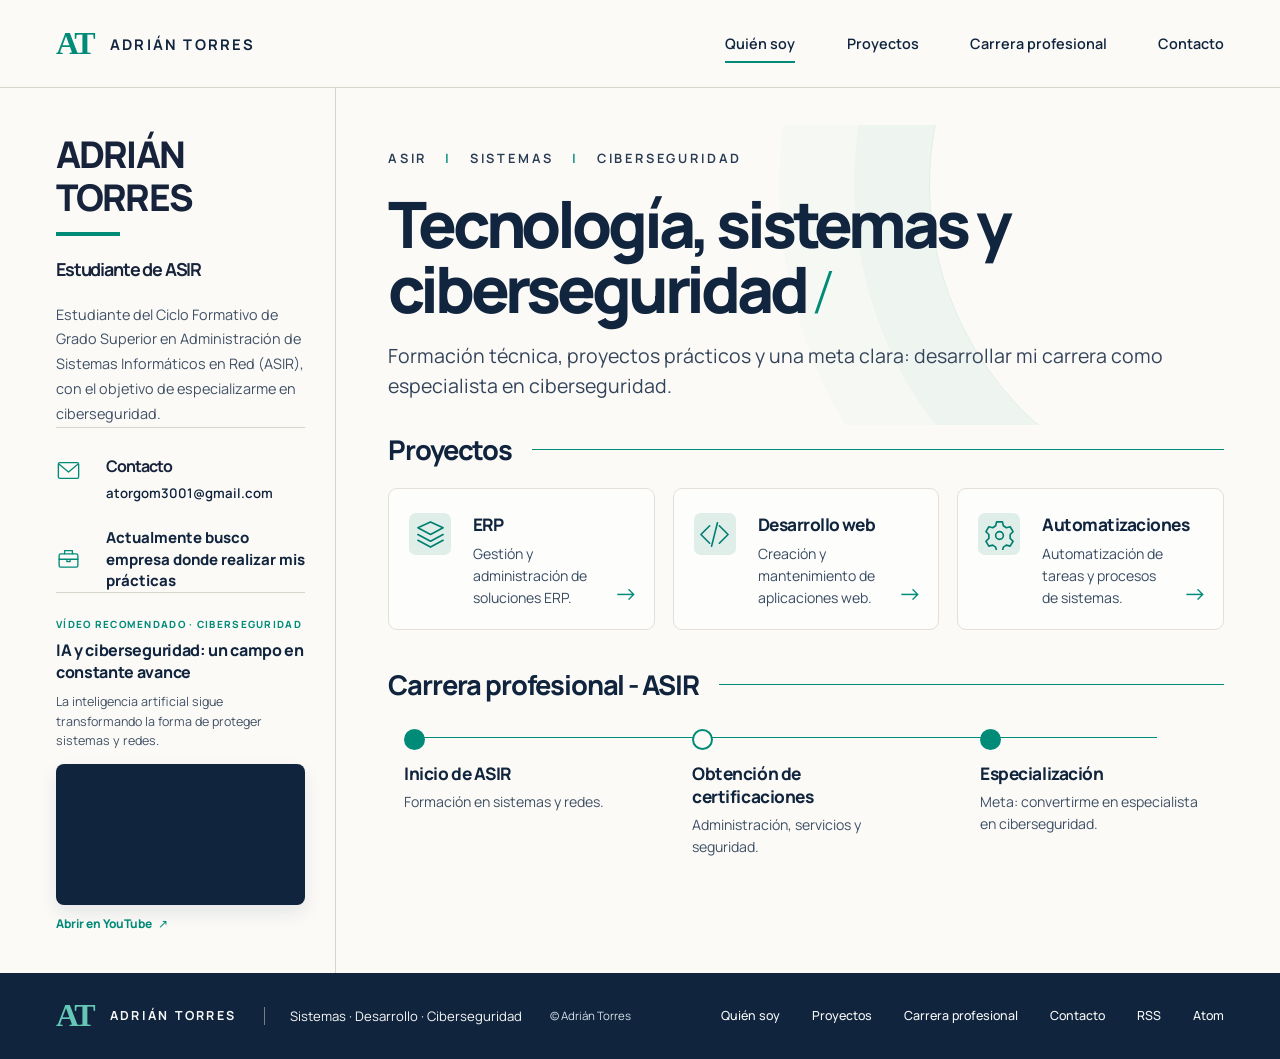
<file: index.html>
<!doctype html>
<html lang="es">
  <head>
    <meta charset="utf-8">
    <meta name="viewport" content="width=device-width, initial-scale=1">
    <meta name="theme-color" content="#fbfaf7">
    <meta name="description" content="Portfolio de Adrián Torres, estudiante de ASIR con el objetivo de especializarse en ciberseguridad.">
    <meta property="og:type" content="website">
    <meta property="og:title" content="Adrián Torres — Sistemas y ciberseguridad">
    <meta property="og:description" content="Portfolio, proyectos y carrera profesional de Adrián Torres.">
    <title>Adrián Torres — Sistemas y ciberseguridad</title>
    <link rel="icon" href="assets/favicon.svg" type="image/svg+xml">
    <link rel="alternate" type="application/rss+xml" title="Portfolio de Adrián Torres (RSS)" href="rss.xml">
    <link rel="alternate" type="application/atom+xml" title="Portfolio de Adrián Torres (Atom)" href="atom.xml">
    <link rel="preconnect" href="https://fonts.googleapis.com">
    <link rel="preconnect" href="https://fonts.gstatic.com" crossorigin>
    <link href="https://fonts.googleapis.com/css2?family=Manrope:wght@400;500;600;700;800&display=swap" rel="stylesheet">
    <link rel="stylesheet" href="css/styles.css">
    <link rel="stylesheet" href="css/v1-4.css">
  </head>
  <body class="portfolio-v14">
    <a class="skip-link" href="#contenido">Saltar al contenido</a>
    <header class="v14-topbar" id="inicio">
      <div class="v14-topbar-inner">
        <a class="v14-brand" href="#inicio" aria-label="Adrián Torres, inicio"><span class="v14-brand-mark">AT</span><span>ADRIÁN TORRES</span></a>
        <details class="v14-menu">
          <summary aria-label="Abrir menú">Menú <span aria-hidden="true">☰</span></summary>
          <nav class="v14-nav" aria-label="Navegación principal">
            <a href="#perfil">Quién soy</a>
            <a href="#proyectos">Proyectos</a>
            <a href="#trayectoria">Carrera profesional</a>
            <a href="#contacto">Contacto</a>
          </nav>
        </details>
        <nav class="v14-nav v14-nav-desktop" aria-label="Navegación principal">
          <a href="#perfil">Quién soy</a>
          <a href="#proyectos">Proyectos</a>
          <a href="#trayectoria">Carrera profesional</a>
          <a href="#contacto">Contacto</a>
        </nav>
      </div>
    </header>

    <div class="v14-layout">
      <aside class="v14-sidebar" aria-label="Perfil y contacto">
        <section class="v14-sidebar-profile" id="perfil">
          <h1>ADRIÁN<br>TORRES</h1>
          <span class="v14-accent-line" aria-hidden="true"></span>
          <h2>Estudiante de ASIR</h2>
          <p>Estudiante del Ciclo Formativo de Grado Superior en Administración de Sistemas Informáticos en Red (ASIR), con el objetivo de especializarme en ciberseguridad.</p>
        </section>
        <section class="v14-sidebar-contact" id="contacto" aria-label="Contacto y disponibilidad">
          <div class="v14-contact-row">
            <span class="v14-line-icon" aria-hidden="true"><svg viewBox="0 0 32 32"><rect x="3" y="6" width="26" height="20" rx="2"/><path d="m4 8 12 10L28 8"/></svg></span>
            <div><h2>Contacto</h2><a href="mailto:atorgom3001@gmail.com">atorgom3001@gmail.com</a></div>
          </div>
          <div class="v14-contact-row v14-availability">
            <span class="v14-line-icon" aria-hidden="true"><svg viewBox="0 0 32 32"><rect x="4" y="10" width="24" height="17" rx="2"/><path d="M11 10V6h10v4M4 17h24M14 17v3h4v-3"/></svg></span>
            <p>Actualmente busco empresa donde realizar mis prácticas</p>
          </div>
        </section>
        <section class="v14-sidebar-video" id="video-ia" aria-labelledby="v14-sidebar-video-title">
          <p class="v14-sidebar-video-kicker">Vídeo recomendado · Ciberseguridad</p>
          <h2 id="v14-sidebar-video-title">IA y ciberseguridad: un campo en constante avance</h2>
          <p>La inteligencia artificial sigue transformando la forma de proteger sistemas y redes.</p>
          <div class="v14-video-frame">
            <iframe
              src="https://www.youtube-nocookie.com/embed/Z67dvIGbYhg"
              title="Vídeo sobre inteligencia artificial y ciberseguridad"
              loading="lazy"
              referrerpolicy="strict-origin-when-cross-origin"
              allow="accelerometer; autoplay; clipboard-write; encrypted-media; gyroscope; picture-in-picture; web-share"
              allowfullscreen></iframe>
          </div>
          <a class="v14-video-link" href="https://youtu.be/Z67dvIGbYhg" target="_blank" rel="noopener noreferrer">
            Abrir en YouTube <span aria-hidden="true">↗</span>
          </a>
        </section>
      </aside>

      <main class="v14-main" id="contenido">
        <section class="v14-hero" aria-labelledby="hero-title">
          <p class="v14-kicker">ASIR <span>|</span> SISTEMAS <span>|</span> CIBERSEGURIDAD</p>
          <h2 id="hero-title">Tecnología, sistemas y<br>ciberseguridad <span>/</span></h2>
          <p class="v14-hero-copy">Formación técnica, proyectos prácticos y una meta clara: desarrollar mi carrera como especialista en ciberseguridad.</p>
        </section>

        <section class="v14-projects" id="proyectos" aria-labelledby="projects-title">
          <div class="v14-section-heading"><h2 id="projects-title">Proyectos</h2><span aria-hidden="true"></span></div>
          <div class="v14-project-grid">
            <article class="v14-project-card">
              <span class="v14-project-icon" aria-hidden="true"><svg viewBox="0 0 32 32"><path d="m3 9 13-6 13 6-13 7L3 9Z M3 16l13 7 13-7M3 22l13 7 13-7"/></svg></span>
              <div><h3>ERP</h3><p>Gestión y administración de soluciones ERP.</p></div>
              <span class="v14-arrow" aria-hidden="true">→</span>
            </article>
            <article class="v14-project-card">
              <span class="v14-project-icon v14-code-icon" aria-hidden="true"><svg viewBox="0 0 32 32"><path d="m11 7-9 9 9 9M21 7l9 9-9 9M19 4l-6 24"/></svg></span>
              <div><h3>Desarrollo web</h3><p>Creación y mantenimiento de aplicaciones web.</p></div>
              <span class="v14-arrow" aria-hidden="true">→</span>
            </article>
            <article class="v14-project-card">
              <span class="v14-project-icon v14-gear-icon" aria-hidden="true"><svg viewBox="0 0 32 32"><path d="M13 3h6l1 4 3 2 4-1 3 5-3 3v4l3 3-3 5-4-1-3 2-1 4h-6l-1-4-3-2-4 1-3-5 3-3v-4l-3-3 3-5 4 1 3-2 1-4Z"/><circle cx="16" cy="17" r="4"/></svg></span>
              <div><h3>Automatizaciones</h3><p>Automatización de tareas y procesos de sistemas.</p></div>
              <span class="v14-arrow" aria-hidden="true">→</span>
            </article>
          </div>
        </section>

        <section class="v14-career" id="trayectoria" aria-labelledby="career-title">
          <div class="v14-section-heading"><h2 id="career-title">Carrera profesional - ASIR</h2><span aria-hidden="true"></span></div>
          <div class="v14-timeline">
            <article class="v14-milestone">
              <span class="v14-node" aria-hidden="true"></span>
              <h3>Inicio de ASIR</h3>
              <p>Formación en sistemas y redes.</p>
            </article>
            <article class="v14-milestone">
              <span class="v14-node v14-node-open" aria-hidden="true"></span>
              <h3>Obtención de certificaciones</h3>
              <p>Administración, servicios y seguridad.</p>
            </article>
            <article class="v14-milestone">
              <span class="v14-node" aria-hidden="true"></span>
              <h3>Especialización</h3>
              <p>Meta: convertirme en especialista en ciberseguridad.</p>
            </article>
          </div>
        </section>
      </main>
    </div>

    <footer class="v14-footer">
      <div class="v14-footer-inner">
        <a class="v14-footer-brand" href="#inicio"><span class="v14-brand-mark">AT</span><span>ADRIÁN TORRES</span></a>
        <span class="v14-footer-summary">Sistemas · Desarrollo · Ciberseguridad</span>
        <span class="v14-footer-copyright">© Adrián Torres</span>
        <nav aria-label="Navegación y suscripciones de pie de página">
          <a href="#perfil">Quién soy</a><a href="#proyectos">Proyectos</a><a href="#trayectoria">Carrera profesional</a><a href="#contacto">Contacto</a>
          <a href="rss.xml">RSS</a><a href="atom.xml">Atom</a>
        </nav>
      </div>
    </footer>
  </body>
</html>
</file>
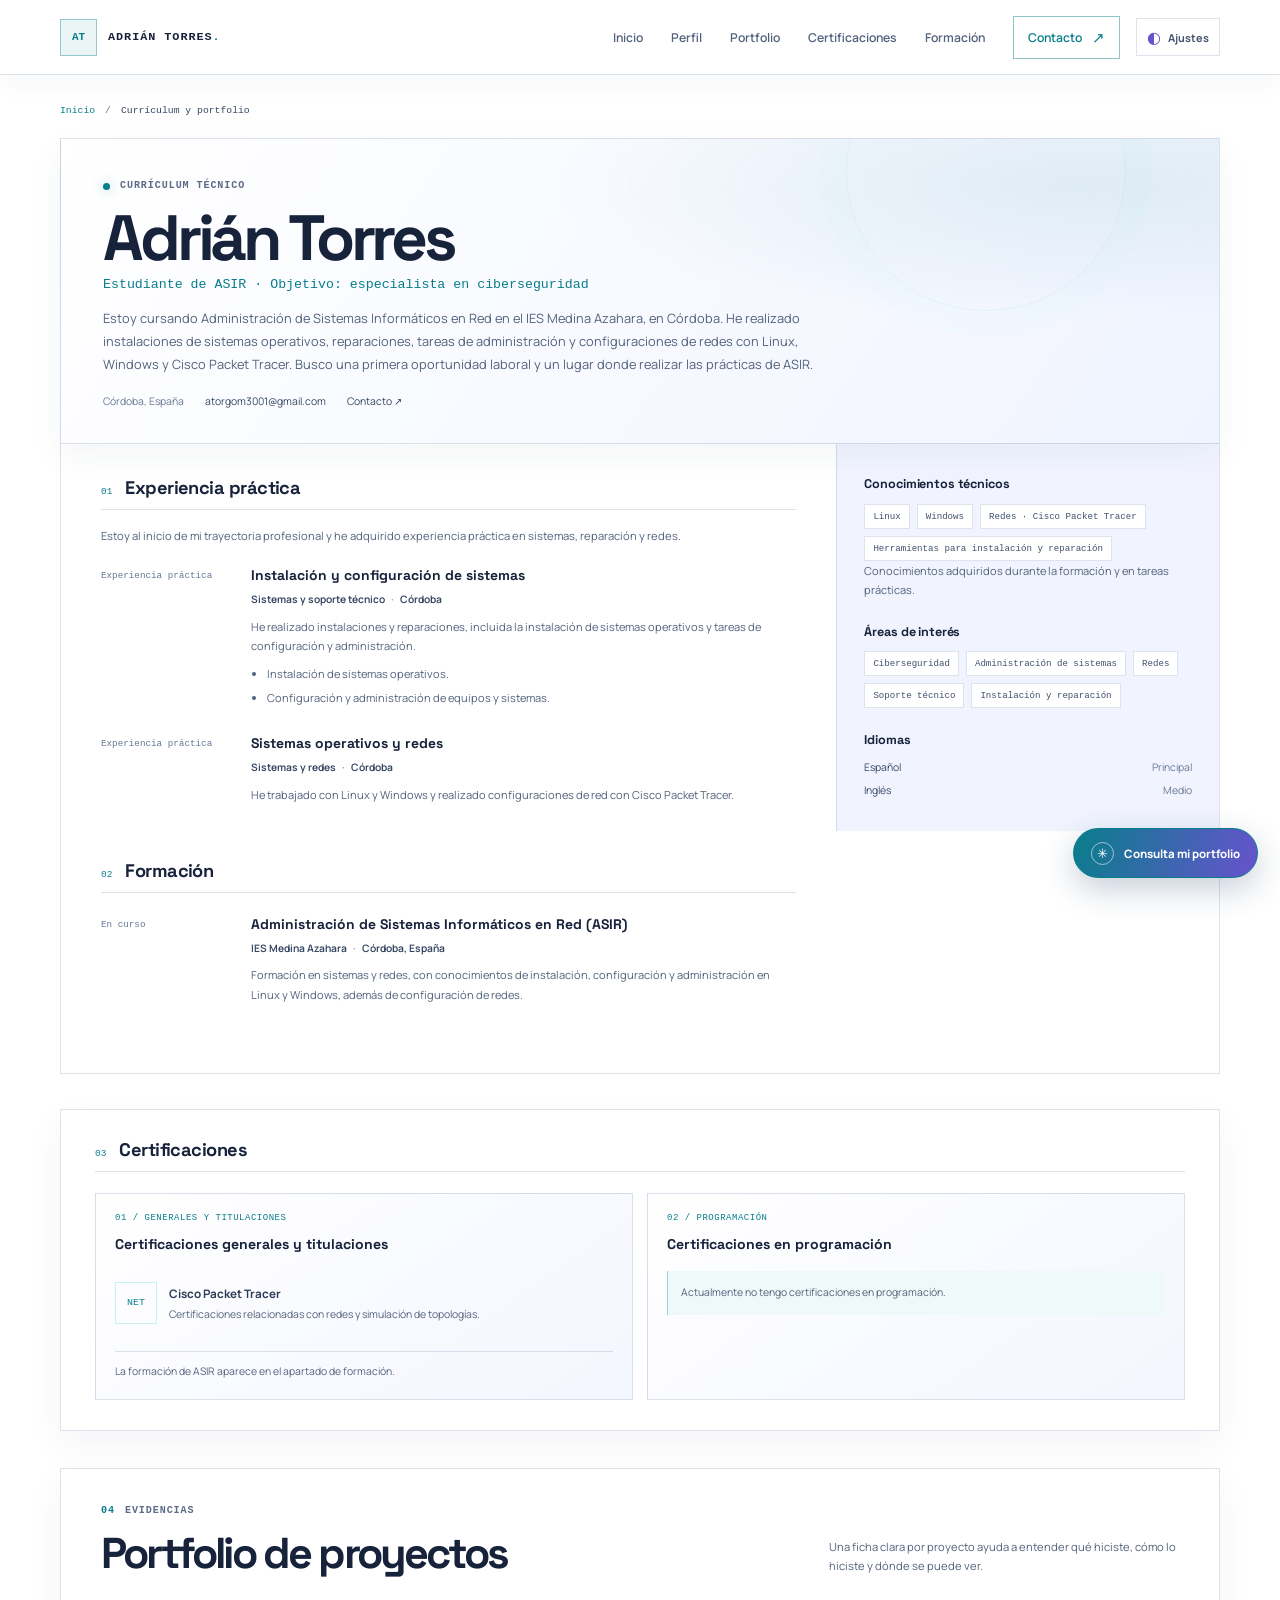
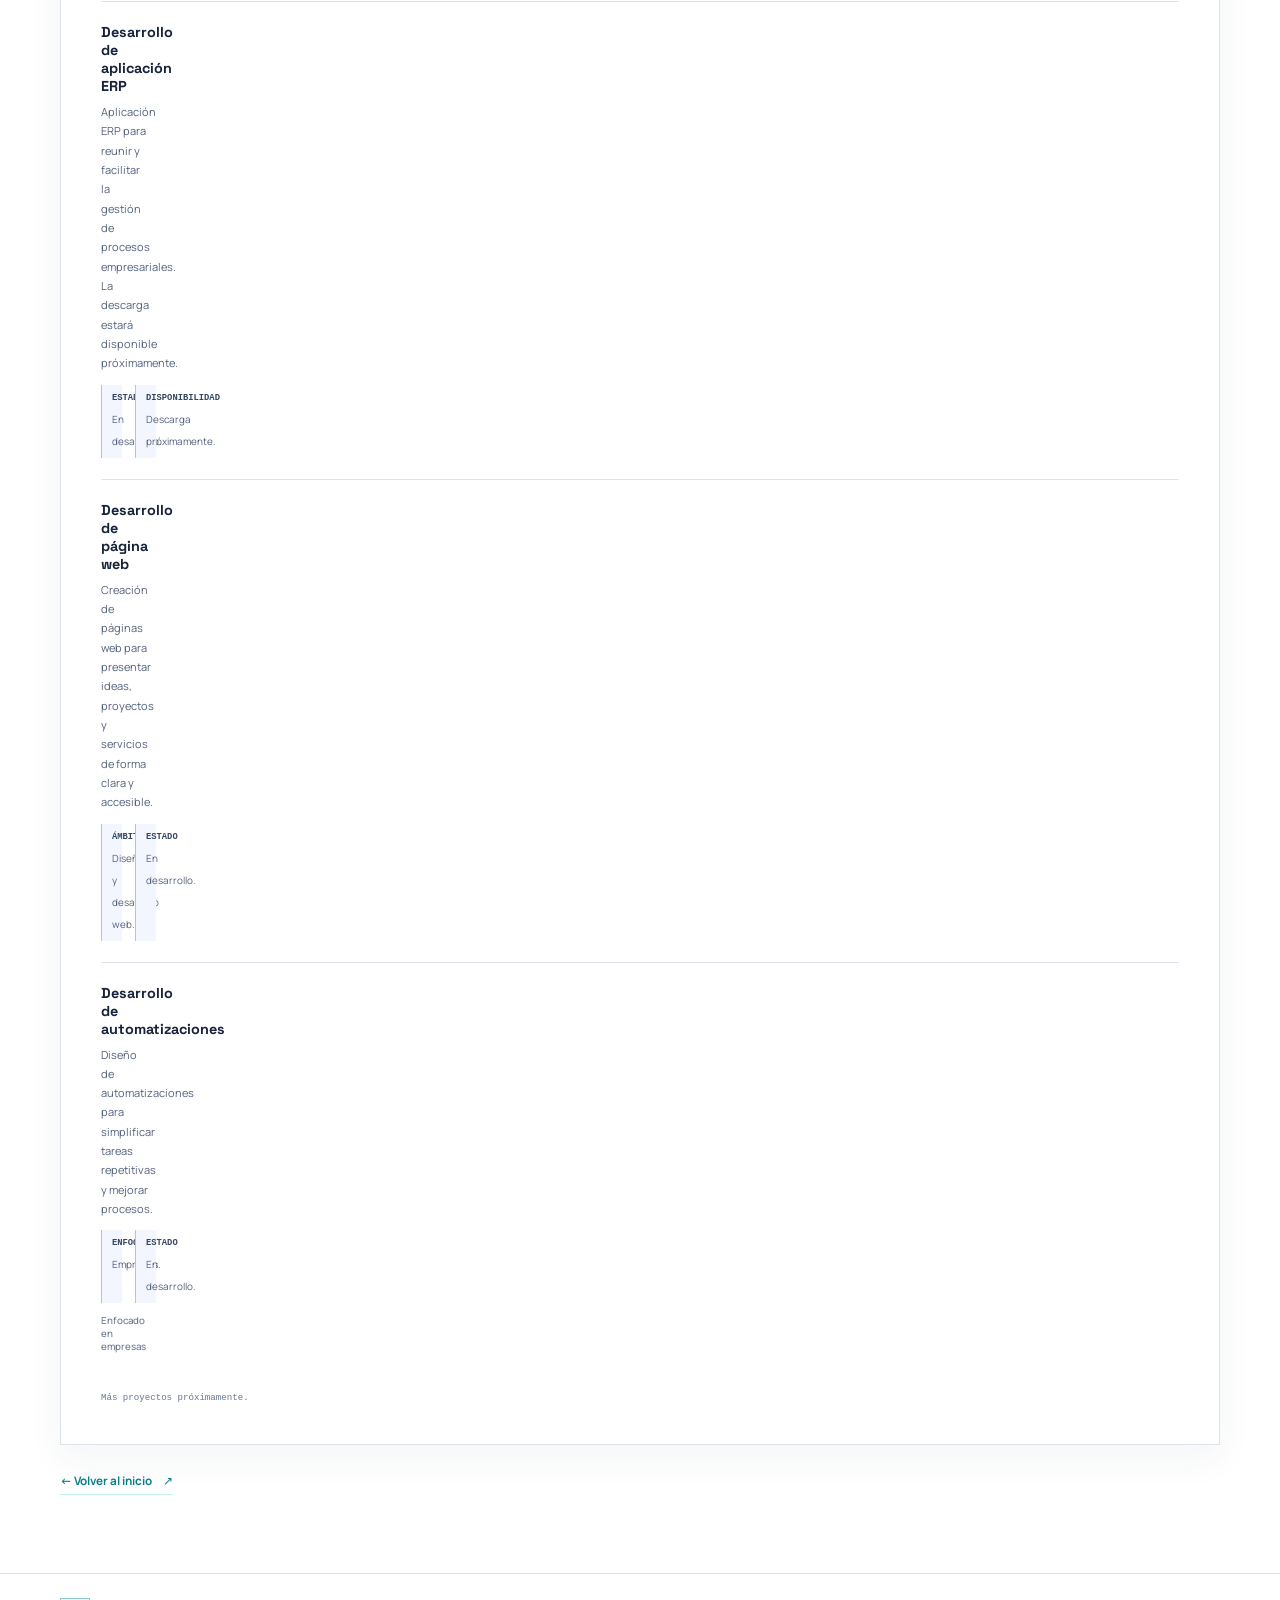
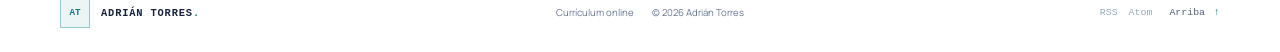
<file: curriculum.html>
<!doctype html>
<html lang="es">
  <head>
    <meta charset="utf-8">
    <meta name="viewport" content="width=device-width, initial-scale=1">
    <meta name="theme-color" content="#f5f7ff">
    <script>
      try {
        const savedTheme = localStorage.getItem("portfolio-theme");
        const savedLanguage = localStorage.getItem("portfolio-language");
        const savedMotion = localStorage.getItem("portfolio-motion");
        document.documentElement.dataset.theme = savedTheme === "dark" ? "dark" : "light";
        document.documentElement.dataset.animations = savedMotion === "off" ? "off" : "on";
        document.documentElement.lang = savedLanguage === "en" ? "en" : "es";
      } catch (_) {
        document.documentElement.dataset.theme = "light";
        document.documentElement.dataset.animations = "on";
      }
    </script>
    <meta name="description" content="Currículum y portfolio técnico de Adrián Torres, estudiante de ASIR interesado en ciberseguridad.">
    <meta property="og:type" content="website">
    <meta property="og:title" content="Adrián Torres — Currículum y proyectos">
    <meta property="og:description" content="Formación, conocimientos y proyectos técnicos de Adrián Torres.">
    <title>Adrián Torres — Currículum y proyectos</title>
    <link rel="icon" href="assets/favicon.svg" type="image/svg+xml">
    <link rel="preconnect" href="https://fonts.googleapis.com">
    <link rel="preconnect" href="https://fonts.gstatic.com" crossorigin>
    <link href="https://fonts.googleapis.com/css2?family=Manrope:wght@400;500;600;700;800&family=Space+Grotesk:wght@400;500;600;700&display=swap" rel="stylesheet">
    <link rel="stylesheet" href="css/styles.css">
    <link rel="alternate" type="application/rss+xml" title="Portfolio de Adrián Torres (RSS)" href="rss.xml">
    <link rel="alternate" type="application/atom+xml" title="Portfolio de Adrián Torres (Atom)" href="atom.xml">
    <script src="js/main.js" defer></script>
  </head>

  <body class="cv-page">
    <a class="skip-link" href="#contenido">Saltar al contenido</a>

    <header class="site-header" id="inicio">
      <div class="container nav-shell">
        <a class="brand" href="index.html" aria-label="Adrián Torres, volver al inicio">
          <span class="brand-mark" aria-hidden="true">AT</span>
          <span class="brand-name">ADRIÁN TORRES<span class="brand-period">.</span></span>
        </a>
        <button class="menu-toggle" type="button" aria-expanded="false" aria-controls="primary-navigation">
          <span class="menu-toggle-label">Menú</span>
          <span class="menu-icon" aria-hidden="true"><span></span><span></span></span>
        </button>
        <nav class="nav-links" id="primary-navigation" aria-label="Navegación principal">
          <a href="index.html">Inicio</a>
          <a href="index.html#perfil">Perfil</a>
          <a href="#portfolio">Portfolio</a>
          <a href="#certificaciones">Certificaciones</a>
          <a href="#formacion">Formación</a>
          <a href="index.html#contacto" class="nav-cta">Contacto <span aria-hidden="true">↗</span></a>
          <details class="preferences">
            <summary><span class="preferences-symbol" aria-hidden="true">◐</span><span>Ajustes</span></summary>
            <div class="preferences-panel">
              <fieldset class="preference-group">
                <legend>Idioma</legend>
                <div class="preference-options"><button type="button" data-language-choice="es" aria-pressed="true">ES</button><button type="button" data-language-choice="en" aria-pressed="false">EN</button></div>
              </fieldset>
              <fieldset class="preference-group">
                <legend>Aspecto</legend>
                <div class="preference-options"><button type="button" data-theme-choice="light" aria-pressed="true">Claro</button><button type="button" data-theme-choice="dark" aria-pressed="false">Oscuro</button></div>
              </fieldset>
              <fieldset class="preference-group">
                <legend>Movimiento</legend>
                <button class="motion-toggle" type="button" data-motion-toggle aria-pressed="true"><span class="motion-indicator" aria-hidden="true"></span><span data-motion-label>Animaciones: activadas</span></button>
              </fieldset>
            </div>
          </details>
        </nav>
      </div>
    </header>

    <main id="contenido" class="cv-main">
      <div class="container">
        <nav class="breadcrumbs" aria-label="Ruta de navegación">
          <a href="index.html">Inicio</a><span aria-hidden="true">/</span><span aria-current="page">Currículum y portfolio</span>
        </nav>

        <header class="cv-heading">
          <p class="eyebrow"><span class="status-dot" aria-hidden="true"></span> CURRÍCULUM TÉCNICO</p>
          <h1>Adrián Torres</h1>
          <p class="cv-role">Estudiante de ASIR <span aria-hidden="true">·</span> Objetivo: especialista en ciberseguridad</p>
          <p class="cv-summary">
            Estoy cursando Administración de Sistemas Informáticos en Red en el IES Medina Azahara, en Córdoba.
            He realizado instalaciones de sistemas operativos, reparaciones, tareas de administración y configuraciones de redes con Linux,
            Windows y Cisco Packet Tracer. Busco una primera oportunidad laboral y un lugar donde realizar las prácticas de ASIR.
          </p>
          <div class="cv-contact-row">
            <span>Córdoba, España</span>
            <a href="mailto:atorgom3001@gmail.com">atorgom3001@gmail.com</a>
            <a href="index.html#contacto">Contacto <span aria-hidden="true">↗</span></a>
          </div>
        </header>

        <div class="cv-layout">
          <div class="cv-primary-column">
            <section class="cv-section" aria-labelledby="cv-experience-title">
              <div class="cv-section-heading"><span class="cv-section-number">01</span><h2 id="cv-experience-title">Experiencia práctica</h2></div>
              <p class="cv-section-intro">Estoy al inicio de mi trayectoria profesional y he adquirido experiencia práctica en sistemas, reparación y redes.</p>
              <div class="cv-timeline">
                <article class="cv-entry">
                  <div class="cv-entry-date">Experiencia práctica</div>
                  <div class="cv-entry-body">
                    <h3>Instalación y configuración de sistemas</h3>
                    <p class="cv-entry-org">Sistemas y soporte técnico <span>·</span> Córdoba</p>
                    <p>He realizado instalaciones y reparaciones, incluida la instalación de sistemas operativos y tareas de configuración y administración.</p>
                    <ul><li>Instalación de sistemas operativos.</li><li>Configuración y administración de equipos y sistemas.</li></ul>
                  </div>
                </article>
                <article class="cv-entry">
                  <div class="cv-entry-date">Experiencia práctica</div>
                  <div class="cv-entry-body">
                    <h3>Sistemas operativos y redes</h3>
                    <p class="cv-entry-org">Sistemas y redes <span>·</span> Córdoba</p>
                    <p>He trabajado con Linux y Windows y realizado configuraciones de red con Cisco Packet Tracer.</p>
                  </div>
                </article>
              </div>
            </section>

            <section class="cv-section" id="formacion" aria-labelledby="cv-education-title">
              <div class="cv-section-heading"><span class="cv-section-number">02</span><h2 id="cv-education-title">Formación</h2></div>
              <div class="cv-timeline">
                <article class="cv-entry">
                  <div class="cv-entry-date">En curso</div>
                  <div class="cv-entry-body">
                    <h3>Administración de Sistemas Informáticos en Red (ASIR)</h3>
                    <p class="cv-entry-org">IES Medina Azahara <span>·</span> Córdoba, España</p>
                    <p>Formación en sistemas y redes, con conocimientos de instalación, configuración y administración en Linux y Windows, además de configuración de redes.</p>
                  </div>
                </article>
              </div>
            </section>
          </div>

          <aside class="cv-sidebar" aria-label="Barra lateral de conocimientos y áreas de interés">
            <section class="cv-side-section" aria-labelledby="cv-skills-title">
              <h2 id="cv-skills-title">Conocimientos técnicos</h2>
              <ul class="cv-skill-list">
                <li>Linux</li>
                <li>Windows</li>
                <li>Redes · Cisco Packet Tracer</li>
                <li>Herramientas para instalación y reparación</li>
              </ul>
              <p class="cv-side-hint">Conocimientos adquiridos durante la formación y en tareas prácticas.</p>
            </section>
            <section class="cv-side-section" aria-labelledby="cv-interest-title">
              <h2 id="cv-interest-title">Áreas de interés</h2>
              <ul class="cv-skill-list">
                <li>Ciberseguridad</li>
                <li>Administración de sistemas</li>
                <li>Redes</li>
                <li>Soporte técnico</li>
                <li>Instalación y reparación</li>
              </ul>
            </section>
            <section class="cv-side-section" aria-labelledby="cv-languages-title">
              <h2 id="cv-languages-title">Idiomas</h2>
              <ul class="cv-language-list">
                <li><span>Español</span><span>Principal</span></li>
                <li><span>Inglés</span><span>Medio</span></li>
              </ul>
            </section>
          </aside>
        </div>

        <section class="certifications-section" id="certificaciones" aria-labelledby="certifications-title">
          <div class="cv-section-heading"><span class="cv-section-number">03</span><h2 id="certifications-title">Certificaciones</h2></div>
          <div class="certification-grid">
            <article class="certification-card">
              <p class="certification-category">01 / GENERALES Y TITULACIONES</p>
              <h3>Certificaciones generales y titulaciones</h3>
              <div class="certification-item">
                <span class="certification-mark" aria-hidden="true">NET</span>
                <div><h4>Cisco Packet Tracer</h4><p>Certificaciones relacionadas con redes y simulación de topologías.</p></div>
              </div>
              <p class="certification-note">La formación de ASIR aparece en el apartado de formación.</p>
            </article>
            <article class="certification-card">
              <p class="certification-category">02 / PROGRAMACIÓN</p>
              <h3>Certificaciones en programación</h3>
              <p class="certification-empty">Actualmente no tengo certificaciones en programación.</p>
            </article>
          </div>
        </section>

        <section class="portfolio-template" id="portfolio" aria-labelledby="portfolio-title">
          <div class="portfolio-template-heading">
            <div><p class="eyebrow"><span class="section-index">04</span> EVIDENCIAS</p><h2 id="portfolio-title">Portfolio de proyectos</h2></div>
            <p>Una ficha clara por proyecto ayuda a entender qué hiciste, cómo lo hiciste y dónde se puede ver.</p>
          </div>

          <article class="case-study">
            <div class="case-body">
              <h3>Desarrollo de aplicación ERP</h3>
              <p>Aplicación ERP para reunir y facilitar la gestión de procesos empresariales. La descarga estará disponible próximamente.</p>
              <div class="case-fields"><div class="case-field"><strong>Estado</strong><span>En desarrollo.</span></div><div class="case-field"><strong>Disponibilidad</strong><span>Descarga próximamente.</span></div></div>
            </div>
          </article>
          <article class="case-study">
            <div class="case-body">
              <h3>Desarrollo de página web</h3>
              <p>Creación de páginas web para presentar ideas, proyectos y servicios de forma clara y accesible.</p>
              <div class="case-fields"><div class="case-field"><strong>Ámbito</strong><span>Diseño y desarrollo web.</span></div><div class="case-field"><strong>Estado</strong><span>En desarrollo.</span></div></div>
            </div>
          </article>
          <article class="case-study">
            <div class="case-body">
              <h3>Desarrollo de automatizaciones</h3>
              <p>Diseño de automatizaciones para simplificar tareas repetitivas y mejorar procesos.</p>
              <div class="case-fields"><div class="case-field"><strong>Enfoque</strong><span>Empresas.</span></div><div class="case-field"><strong>Estado</strong><span>En desarrollo.</span></div></div>
              <div class="case-links"><span>Enfocado en empresas</span></div>
            </div>
          </article>
          <p class="case-template-note">Más proyectos próximamente.</p>
        </section>

        <div class="cv-bottom-link"><a class="inline-link" href="index.html">← Volver al inicio <span aria-hidden="true">↗</span></a></div>
      </div>
    </main>

    <footer class="site-footer">
      <div class="container footer-inner">
        <a class="brand footer-brand" href="index.html"><span class="brand-mark" aria-hidden="true">AT</span><span class="brand-name">ADRIÁN TORRES<span class="brand-period">.</span></span></a>
        <p><span>Currículum online</span><span>© <span id="current-year"></span> Adrián Torres</span></p>
        <div class="footer-actions">
          <nav class="footer-feeds" aria-label="Suscripciones RSS y Atom">
            <a href="rss.xml">RSS</a><a href="atom.xml">Atom</a>
          </nav>
          <a class="back-top" href="#inicio">Arriba <span aria-hidden="true">↑</span></a>
        </div>
      </div>
    </footer>

    <div class="assistant-widget" data-assistant-widget>
      <button class="assistant-launcher" type="button" data-assistant-open aria-expanded="false" aria-controls="assistant-panel">
        <span class="assistant-launcher-icon" aria-hidden="true">✳</span><span>Consulta mi portfolio</span>
      </button>
      <section class="assistant-panel" id="assistant-panel" data-assistant-panel aria-labelledby="assistant-title" hidden>
        <header class="assistant-header">
          <div><p class="assistant-overline"><span class="assistant-faq-dot" aria-hidden="true"></span> Respuestas del portfolio</p><h2 id="assistant-title">¿Qué quieres saber de Adrián?</h2></div>
          <button class="assistant-close" type="button" data-assistant-close aria-label="Cerrar asistente">×</button>
        </header>
        <p class="assistant-scope">Respuestas fijas sobre Adrián y la información publicada en este portfolio.</p>
        <div class="assistant-suggestions" data-assistant-suggestions aria-label="Preguntas frecuentes">
          <button type="button" data-assistant-question-es="¿Qué conocimientos tiene Adrián?" data-assistant-question-en="What skills does Adrián have?">¿Qué conocimientos tiene?</button>
          <button type="button" data-assistant-question-es="¿Qué oportunidades busca Adrián?" data-assistant-question-en="What opportunities is Adrián looking for?">¿Qué oportunidades busca?</button>
          <button type="button" data-assistant-question-es="¿Qué proyectos aparecen en el portfolio?" data-assistant-question-en="What projects are in the portfolio?">¿Qué proyectos aparecen?</button>
        </div>
        <div class="assistant-messages" data-assistant-messages role="log" aria-live="polite" aria-relevant="additions">
          <p class="assistant-welcome">Hola. Elige una pregunta o escribe un tema. Las respuestas se basan en la información publicada en este portfolio.</p>
        </div>
        <form class="assistant-form" data-assistant-form>
          <label class="sr-only" for="assistant-question">Escribe una pregunta sobre Adrián</label>
          <input id="assistant-question" name="question" type="text" maxlength="500" placeholder="Pregunta por formación, proyectos, conocimientos…" autocomplete="off" required>
          <button type="submit" aria-label="Enviar pregunta">Enviar <span aria-hidden="true">↑</span></button>
        </form>
        <p class="assistant-privacy">Respuestas predefinidas · Tu pregunta no se envía a ningún servicio externo.</p>
      </section>
    </div>
  </body>
</html>
</file>
<file: css/styles.css>
@charset "UTF-8";

:root {
  color-scheme: light;
  font-family: "Manrope", Inter, "Segoe UI", Roboto, Helvetica, Arial, sans-serif;
  font-synthesis: none;
  text-rendering: optimizeLegibility;
  --bg: #f5f7ff;
  --bg-raised: #ffffff;
  --panel: #ffffff;
  --panel-soft: #edf1ff;
  --ink: #17223b;
  --text: #45536e;
  --muted: #687794;
  --line: rgb(52 75 125 / 16%);
  --cyan: #087e8b;
  --blue: #6852ce;
  --content: 1160px;
  --mono: "SFMono-Regular", Consolas, "Liberation Mono", monospace;
}

*, *::before, *::after { box-sizing: border-box; }
html { scroll-behavior: smooth; scroll-padding-top: 88px; }
body { min-width: 320px; margin: 0; overflow-x: hidden; background: radial-gradient(ellipse at 12% 4%, rgb(105 88 170 / 8%), transparent 30%), var(--bg); color: var(--ink); }
body, button, a { -webkit-tap-highlight-color: transparent; }
::selection { background: rgb(119 224 199 / 30%); color: #fff; }
img { display: block; max-width: 100%; }
a { color: inherit; }
button { font: inherit; }

.container { width: min(var(--content), calc(100% - 64px)); margin-inline: auto; }
.skip-link { position: fixed; z-index: 30; top: 12px; left: 12px; transform: translateY(-160%); padding: 11px 15px; border: 1px solid var(--cyan); background: var(--bg); color: var(--ink); font-weight: 700; }
.skip-link:focus { transform: translateY(0); }
:focus-visible { outline: 3px solid var(--cyan); outline-offset: 4px; }

.site-header { position: sticky; z-index: 10; top: 0; border-bottom: 1px solid var(--line); background: rgb(8 12 24 / 92%); backdrop-filter: blur(16px); }
.nav-shell { min-height: 74px; display: flex; align-items: center; justify-content: space-between; gap: 28px; }
.brand { display: inline-flex; align-items: center; gap: 11px; text-decoration: none; }
.brand-mark { width: 37px; height: 37px; display: grid; place-items: center; border: 1px solid rgb(119 224 199 / 45%); background: rgb(119 224 199 / 7%); color: var(--cyan); font-family: var(--mono); font-size: .68rem; font-weight: 700; }
.brand-name { color: var(--ink); font-family: var(--mono); font-size: .74rem; font-weight: 700; letter-spacing: .08em; }
.brand-period { color: var(--cyan); }
.nav-links { display: flex; align-items: center; gap: 28px; }
.nav-links a { color: #9db0c1; font-size: .76rem; font-weight: 600; text-decoration: none; transition: color .16s ease; }
.nav-links a:hover, .nav-links a[aria-current="page"] { color: var(--cyan); }
.nav-links .nav-cta { display: inline-flex; align-items: center; gap: 10px; padding: 10px 14px; border: 1px solid rgb(119 224 199 / 45%); color: var(--cyan); }
.nav-links .nav-cta:hover { background: rgb(119 224 199 / 10%); }
.nav-cta span { font-size: .95rem; }
.menu-toggle { display: none; }

.hero { position: relative; overflow: hidden; padding: 76px 0 0; background: radial-gradient(ellipse at 77% 42%, rgb(105 88 170 / 17%), transparent 39%), var(--bg); isolation: isolate; }
.hero::before { position: absolute; z-index: -1; inset: 0; background-image: linear-gradient(rgb(165 177 205 / 5%) 1px, transparent 1px), linear-gradient(90deg, rgb(165 177 205 / 5%) 1px, transparent 1px); background-size: 48px 48px; mask-image: linear-gradient(to bottom, #000 0%, transparent 92%); content: ""; }
.hero-grid { min-height: 505px; display: grid; grid-template-columns: minmax(0, 1.08fr) minmax(360px, .92fr); align-items: center; gap: clamp(44px, 7vw, 90px); }
.hero-copy { position: relative; z-index: 1; padding-bottom: 42px; }
.eyebrow { display: flex; align-items: center; flex-wrap: wrap; gap: 10px; margin: 0 0 21px; color: #94a9bb; font-family: var(--mono); font-size: .63rem; font-weight: 600; letter-spacing: .09em; line-height: 1.6; text-transform: uppercase; }
.status-dot { width: 7px; height: 7px; flex: 0 0 auto; border-radius: 50%; background: var(--cyan); box-shadow: 0 0 12px rgb(119 224 199 / 65%); animation: status-pulse 2.8s ease-in-out infinite; }
.eyebrow-divider { color: #60798d; }
.section-index { color: var(--cyan); }
h1, h2, h3, p { margin-top: 0; }
h1 { max-width: 750px; margin-bottom: 22px; color: var(--ink); font-family: "Space Grotesk", "Manrope", sans-serif; font-size: clamp(3.25rem, 6.3vw, 5.8rem); font-weight: 700; letter-spacing: -.065em; line-height: 1.02; animation: heading-enter .85s cubic-bezier(.2, .75, .25, 1) both; }
h2, h3 { font-family: "Space Grotesk", "Manrope", sans-serif; font-weight: 700; }
.highlight { color: var(--cyan); background: linear-gradient(100deg, var(--cyan), #b6aaff 48%, var(--cyan)); background-size: 220% auto; -webkit-background-clip: text; background-clip: text; -webkit-text-fill-color: transparent; font-weight: 700; animation: text-glide 6s ease-in-out infinite; }
.hero-intro { max-width: 610px; margin-bottom: 26px; color: #b5bfd1; font-size: .95rem; line-height: 1.82; animation: heading-enter .85s .14s cubic-bezier(.2, .75, .25, 1) both; }
.hero-intro strong { color: var(--ink); font-weight: 750; }
.hero-actions { display: flex; align-items: center; flex-wrap: wrap; gap: 11px; animation: heading-enter .85s .26s cubic-bezier(.2, .75, .25, 1) both; }
.button { min-height: 46px; display: inline-flex; align-items: center; justify-content: center; gap: 13px; padding: 0 17px; border: 1px solid transparent; font-size: .73rem; font-weight: 700; text-decoration: none; transition: transform .16s ease, background .16s ease, border-color .16s ease, color .16s ease; }
.button:hover { transform: translateY(-2px); }
.button-primary { border-color: var(--cyan); background: var(--cyan); color: #07141d; }
.button-primary:hover { background: #a4f7f7; }
.button-primary span, .button-outline span { font-size: .94rem; }
.button-outline { border-color: rgb(144 174 198 / 35%); color: var(--ink); }
.button-outline:hover { border-color: var(--cyan); color: var(--cyan); }
.hero-note { margin: 18px 0 0; color: #8298aa; font-family: var(--mono); font-size: .65rem; line-height: 1.7; }
.hero-note span { margin-right: 8px; color: var(--cyan); }

.hero-visual { position: relative; min-height: 420px; display: grid; place-items: center; perspective: 1000px; }
.visual-grid { position: absolute; inset: 8% 0; background: radial-gradient(circle, rgb(119 224 199 / 42%) 1px, transparent 1.5px); background-size: 19px 19px; opacity: .25; mask-image: radial-gradient(ellipse, #000 0, transparent 66%); }
.scan-line { position: absolute; z-index: 2; top: 17%; left: 15%; width: 70%; height: 1px; background: linear-gradient(90deg, transparent, var(--cyan), transparent); opacity: .55; box-shadow: 0 0 14px var(--cyan); animation: scan 6s ease-in-out infinite alternate; }
.terminal-card { position: relative; z-index: 1; width: min(430px, 100%); border: 1px solid rgb(119 224 199 / 32%); background: rgb(15 22 41 / 94%); box-shadow: 0 0 0 8px rgb(119 224 199 / 3%), 0 26px 90px rgb(0 0 0 / 32%), 0 0 55px rgb(105 88 170 / 14%); transform: rotateY(-5deg) rotateX(2deg); animation: terminal-float 7s ease-in-out infinite; }
.terminal-topbar { min-height: 43px; display: flex; align-items: center; justify-content: space-between; gap: 12px; padding: 0 14px; border-bottom: 1px solid var(--line); color: #8da4b7; font-family: var(--mono); font-size: .61rem; }
.terminal-lights { display: flex; gap: 5px; }
.terminal-lights i { width: 6px; height: 6px; display: block; border: 1px solid #6b8295; border-radius: 50%; }
.terminal-lights i:first-child { border-color: var(--cyan); background: var(--cyan); box-shadow: 0 0 7px rgb(119 224 199 / 65%); }
.terminal-lock { color: #688095; font-size: .5rem; }
.terminal-body { padding: 23px 25px 19px; font-family: var(--mono); }
.terminal-body > p { margin-bottom: 9px; color: #91a8bb; font-size: .72rem; }
.terminal-prompt { padding-right: 9px; color: var(--cyan); }
.terminal-body .terminal-value { margin: 0 0 18px 17px; color: #e3edf5; font-size: .83rem; }
.terminal-comment { color: #71899c; font-size: .68rem; }
.cursor { width: 7px; height: 15px; display: inline-block; margin-left: 5px; vertical-align: -2px; background: var(--cyan); animation: blink 1.1s steps(2, start) infinite; }
.terminal-divider { height: 1px; margin: 20px 0 14px; background: linear-gradient(90deg, rgb(119 224 199 / 30%), transparent); }
.terminal-status { display: flex; align-items: center; gap: 9px; color: #8ba2b5; font-size: .57rem; letter-spacing: .04em; }
.terminal-status .status-dot { width: 6px; height: 6px; }
.terminal-version { margin-left: auto; color: #5c7386; }
.visual-coordinate { position: absolute; right: 1%; bottom: 12%; color: #6f879a; font-family: var(--mono); font-size: .57rem; letter-spacing: .05em; }
.visual-orbit { position: absolute; width: 330px; height: 330px; border: 1px solid rgb(119 224 199 / 13%); border-radius: 50%; transform: rotate(-25deg) scaleY(.44); }
.orbit-a { width: 440px; height: 440px; transform: rotate(35deg) scaleY(.38); }
.orbit-b { border-color: rgb(169 156 246 / 18%); transform: rotate(74deg) scaleY(.51); }
.hero-bottom { min-height: 69px; display: flex; align-items: center; flex-wrap: wrap; gap: 10px 18px; margin-top: 16px; border-top: 1px solid var(--line); color: #94a8ba; font-size: .66rem; font-weight: 600; }
.hero-bottom-label { margin-right: 7px; color: #637a8e; font-family: var(--mono); font-size: .59rem; letter-spacing: .08em; text-transform: uppercase; }
.separator { color: var(--cyan); font-family: var(--mono); font-size: .68rem; }

.section { position: relative; padding-block: 94px; border-top: 1px solid var(--line); }
.section-about, .section-experience { background: #081521; }
.section-work, .section-skills { background: #091725; }
.section-heading { margin-bottom: 42px; }
.section-heading .eyebrow { margin-bottom: 16px; }
h2 { margin-bottom: 0; color: var(--ink); font-size: clamp(2.35rem, 4.6vw, 4rem); font-weight: 700; letter-spacing: -.065em; line-height: 1.08; }
.muted-heading { color: #aab4ca; font-weight: 600; }
.about-grid { display: grid; grid-template-columns: 1fr .9fr; align-items: start; gap: clamp(45px, 8vw, 115px); }
.section-about .about-grid { grid-template-columns: 1fr; }
.about-text { max-width: 555px; padding-top: 2px; }
.about-text p { color: #9db0c0; font-size: .85rem; line-height: 1.85; }
.about-text .lead-copy { margin-bottom: 16px; color: #c4d1dc; font-size: 1.04rem; line-height: 1.72; }
.lead-copy strong { color: var(--ink); font-weight: 750; }
.about-note { padding: 12px 14px; border-left: 2px solid var(--cyan); background: rgb(119 224 199 / 5%); font-size: .76rem !important; }
.about-note span { padding-right: 8px; color: var(--cyan); font-family: var(--mono); }
.inline-link { display: inline-flex; align-items: center; gap: 11px; margin-top: 8px; padding-bottom: 5px; border-bottom: 1px solid rgb(119 224 199 / 42%); color: var(--cyan); font-size: .73rem; font-weight: 700; text-decoration: none; }
.inline-link span { transition: transform .16s ease; }
.inline-link:hover span { transform: translateX(4px); }
.values-card { padding: 25px 26px 9px; border: 1px solid var(--line); background: linear-gradient(145deg, rgb(16 38 58 / 86%), rgb(10 26 41 / 86%)); }
.card-overline { margin-bottom: 18px; color: #8399ad; font-family: var(--mono); font-size: .6rem; font-weight: 650; letter-spacing: .09em; text-transform: uppercase; }
.card-overline span { padding-right: 8px; color: var(--cyan); }
.value-row { display: grid; grid-template-columns: 35px 1fr; gap: 13px; padding: 15px 0; border-top: 1px solid var(--line); }
.value-number { padding-top: 3px; color: var(--cyan); font-family: var(--mono); font-size: .62rem; }
.value-row h3 { margin-bottom: 5px; color: var(--ink); font-size: .86rem; }
.value-row p { margin: 0; color: #91a5b7; font-size: .72rem; line-height: 1.65; }

.heading-inline { display: flex; align-items: end; justify-content: space-between; gap: 30px; }
.heading-aside { max-width: 360px; margin: 0 0 4px; color: #94a8ba; font-size: .78rem; line-height: 1.75; }
.project-grid { display: grid; grid-template-columns: repeat(3, minmax(0, 1fr)); gap: 14px; }
.project-card { min-height: 390px; display: flex; flex-direction: column; padding: 21px 20px 19px; border: 1px solid var(--line); background: linear-gradient(155deg, rgb(20 30 52 / 95%), rgb(10 17 32 / 97%)); transition: transform .18s ease, border-color .18s ease, box-shadow .18s ease; animation: rise-in .72s cubic-bezier(.2, .75, .25, 1) both; }
.project-card:nth-child(2) { animation-delay: .12s; }
.project-card:nth-child(3) { animation-delay: .24s; }
.project-card:hover { transform: translateY(-4px); border-color: rgb(119 224 199 / 43%); box-shadow: 0 15px 42px rgb(0 0 0 / 18%), 0 0 30px rgb(119 224 199 / 5%); }
.project-card-top { display: flex; justify-content: space-between; gap: 10px; margin-bottom: 19px; color: #71889c; font-family: var(--mono); font-size: .55rem; letter-spacing: .05em; }
.project-state { color: #a9c9d7; }
.project-icon { width: 58px; height: 58px; display: grid; place-items: center; margin-bottom: 19px; border: 1px solid rgb(119 224 199 / 29%); background: linear-gradient(145deg, rgb(119 224 199 / 13%), rgb(169 156 246 / 5%)); color: var(--cyan); font-family: var(--mono); font-size: 1.05rem; }
.icon-network { color: var(--blue); border-color: rgb(169 156 246 / 32%); background: linear-gradient(145deg, rgb(169 156 246 / 15%), rgb(119 224 199 / 5%)); }
.icon-code { color: #b3c4ff; border-color: rgb(179 196 255 / 30%); background: linear-gradient(145deg, rgb(179 196 255 / 13%), rgb(119 224 199 / 5%)); }
.project-type { margin-bottom: 8px; color: #859bad; font-family: var(--mono); font-size: .57rem; line-height: 1.6; }
.project-content h3, .project-card h3 { margin-bottom: 8px; color: var(--ink); font-size: 1.08rem; font-weight: 680; letter-spacing: -.035em; }
.project-description { margin-bottom: 17px; color: #9cafbf; font-size: .73rem; line-height: 1.75; }
.project-details { display: grid; gap: 9px; margin-top: auto; padding: 13px 0; border-top: 1px solid var(--line); border-bottom: 1px solid var(--line); }
.project-details p { display: grid; grid-template-columns: 76px 1fr; gap: 8px; margin: 0; font-size: .61rem; line-height: 1.5; }
.project-details strong { color: #a9bbca; font-weight: 650; }
.project-details span { color: #7f95a8; }
.project-link { display: inline-flex; align-items: center; gap: 8px; margin-top: 14px; color: var(--cyan); font-size: .65rem; font-weight: 700; text-decoration: none; }
.project-link:hover { color: #b1fcff; }
.project-link span { font-size: .85rem; }
.section-footnote { margin: 15px 0 0; color: #758b9e; font-family: var(--mono); font-size: .59rem; line-height: 1.7; }
.section-footnote span { margin-right: 6px; color: var(--cyan); }

.experience-grid { display: grid; grid-template-columns: .76fr 1.24fr; gap: clamp(44px, 8vw, 115px); }
.experience-intro h2 { margin-bottom: 19px; }
.experience-intro > p:not(.eyebrow) { max-width: 370px; margin-bottom: 21px; color: #9eb1c0; font-size: .8rem; line-height: 1.8; }
.timeline { border-top: 1px solid var(--line); }
.timeline-item { display: grid; grid-template-columns: 138px 1fr; gap: 21px; padding: 22px 0 24px; border-bottom: 1px solid var(--line); }
.timeline-date { padding-top: 3px; color: var(--cyan); font-family: var(--mono); font-size: .58rem; font-weight: 650; line-height: 1.65; }
.timeline-item h3 { margin-bottom: 6px; color: var(--ink); font-size: .9rem; font-weight: 700; line-height: 1.45; }
.timeline-item p { margin-bottom: 0; color: #91a5b6; font-size: .7rem; line-height: 1.75; }
.timeline-item .timeline-org { margin-bottom: 9px; color: #b0bfcc; font-size: .66rem; font-weight: 650; }
.timeline-org span { padding-inline: 4px; color: #6f8799; }
.timeline-next .timeline-date { color: var(--blue); }
.basic-resume { grid-column: 1 / -1; margin-top: 24px; padding: clamp(22px, 4vw, 36px); border: 1px solid var(--line); background: linear-gradient(145deg, rgb(20 30 52 / 74%), rgb(10 17 32 / 88%)); }
.basic-resume > .eyebrow { margin-bottom: 10px; }
.basic-resume h3 { margin-bottom: 9px; color: var(--ink); font-size: 1rem; }
.basic-resume > p:not(.eyebrow) { max-width: 800px; margin-bottom: 8px; color: #9eb1c0; font-size: .76rem; line-height: 1.75; }
.basic-resume .full-resume-title { margin-top: 25px; }
.cv-drive-button { animation: cv-button-glow 2.2s ease-in-out infinite; }
.cv-drive-button[aria-disabled="true"] { cursor: default; }
.cv-drive-button:focus-visible { outline: 2px solid var(--cyan); outline-offset: 4px; }
.resume-link-note { margin: 10px 0 0 !important; color: #71889c !important; font-size: .62rem !important; }
.project-secondary { margin: 8px 0 0; color: #8298aa; font-size: .63rem; font-weight: 650; }

.skills-grid { display: grid; grid-template-columns: .9fr 1.1fr; gap: clamp(45px, 8vw, 115px); }
.skills-grid h2 { font-size: clamp(2.3rem, 4.2vw, 3.7rem); }
.skills-content { border-top: 1px solid var(--line); }
.skill-group { padding: 18px 0; border-bottom: 1px solid var(--line); }
.skill-group h3 { margin-bottom: 8px; color: var(--cyan); font-family: var(--mono); font-size: .65rem; font-weight: 650; }
.skill-group p { margin: 0; color: #9eb1c1; font-size: .75rem; line-height: 1.7; }

.contact-section { padding-block: 76px; border-top: 1px solid var(--line); background: #06101a; }
.contact-card { position: relative; overflow: hidden; padding: clamp(36px, 6vw, 66px); border: 1px solid rgb(119 224 199 / 27%); background: radial-gradient(ellipse at 100% 0, rgb(105 88 170 / 20%), transparent 50%), #0a1a29; isolation: isolate; }
.contact-card::after { position: absolute; z-index: -1; right: -90px; bottom: -210px; width: 430px; height: 430px; border: 1px solid rgb(119 224 199 / 14%); border-radius: 50%; box-shadow: 0 0 0 40px rgb(119 224 199 / 2%), 0 0 0 80px rgb(119 224 199 / 2%); content: ""; }
.contact-card .eyebrow { color: #91a7ba; }
.contact-card h2 { max-width: 740px; margin-bottom: 15px; font-size: clamp(2.8rem, 5.5vw, 4.8rem); }
.contact-card h2 span { color: var(--cyan); font-weight: 500; }
.contact-copy { max-width: 560px; margin-bottom: 24px; color: #a4b7c6; font-size: .82rem; line-height: 1.8; }
.contact-actions { display: flex; align-items: center; flex-wrap: wrap; gap: 14px 22px; }
.contact-secondary { color: #b8c7d2; font-size: .7rem; font-weight: 700; text-decoration: none; }
.contact-secondary:hover { color: var(--cyan); }
.contact-secondary span { margin-left: 7px; color: var(--cyan); }

.site-footer { border-top: 1px solid var(--line); background: #050d16; }
.footer-inner { min-height: 78px; display: flex; align-items: center; justify-content: space-between; gap: 20px; }
.footer-brand .brand-mark { width: 30px; height: 30px; font-size: .58rem; }
.footer-brand .brand-name { font-size: .65rem; }
.footer-inner > p { display: flex; flex-wrap: wrap; gap: 9px 18px; margin: 0; color: #73889a; font-size: .6rem; }
.footer-actions { display: flex; align-items: center; gap: 17px; }
.footer-feeds { display: flex; align-items: center; gap: 11px; }
.footer-feeds a { color: #94a9bb; font-family: var(--mono); font-size: .62rem; text-decoration: none; }
.footer-feeds a:hover { color: var(--cyan); }
.back-top { display: inline-flex; align-items: center; gap: 9px; color: #94a9bb; font-family: var(--mono); font-size: .62rem; text-decoration: none; }
.back-top:hover { color: var(--cyan); }
.back-top span { color: var(--cyan); }

/* Currículum y plantilla para documentar proyectos. */
.cv-page { background: #07111d; }
.cv-main { min-height: calc(100vh - 153px); padding-block: 30px 78px; }
.breadcrumbs { display: flex; align-items: center; gap: 10px; margin-bottom: 22px; color: #7f94a7; font-family: var(--mono); font-size: .61rem; }
.breadcrumbs a { color: var(--cyan); text-decoration: none; }
.breadcrumbs a:hover { text-decoration: underline; }
.breadcrumbs [aria-current="page"] { color: #b4c3d0; }
.cv-heading { position: relative; overflow: hidden; padding: 39px 42px 35px; border: 1px solid var(--line); background: radial-gradient(ellipse at 88% 15%, rgb(31 98 136 / 18%), transparent 37%), #0a1a29; }
.cv-heading::after { position: absolute; top: -108px; right: 8%; width: 280px; height: 280px; border: 1px solid rgb(119 224 199 / 14%); border-radius: 50%; box-shadow: 0 0 0 25px rgb(119 224 199 / 2%); content: ""; }
.cv-heading .eyebrow { margin-bottom: 12px; }
.cv-heading h1 { margin-bottom: 6px; font-size: clamp(2.6rem, 5vw, 4.1rem); }
.cv-role { margin-bottom: 15px; color: var(--cyan); font-family: var(--mono); font-size: .83rem; }
.cv-summary { position: relative; z-index: 1; max-width: 750px; margin-bottom: 18px; color: #a4b7c6; font-size: .8rem; line-height: 1.8; }
.cv-contact-row { position: relative; z-index: 1; display: flex; flex-wrap: wrap; gap: 9px 21px; color: #869bad; font-size: .65rem; }
.cv-contact-row a { color: #b4c5d2; text-decoration: none; }
.cv-contact-row a:hover { color: var(--cyan); }
.cv-layout { display: grid; grid-template-columns: minmax(0, 1.52fr) minmax(245px, .75fr); align-items: start; border: 1px solid var(--line); border-top: 0; background: #091725; }
.cv-primary-column { padding: 34px 40px 12px; }
.cv-section { margin-bottom: 35px; }
.cv-section-intro { margin: -5px 0 19px; color: #91a6b7; font-size: .7rem; line-height: 1.75; }
.cv-section-heading { display: flex; align-items: baseline; gap: 13px; margin-bottom: 21px; padding-bottom: 11px; border-bottom: 1px solid var(--line); }
.cv-section-number { color: var(--cyan); font-family: var(--mono); font-size: .59rem; }
.cv-section-heading h2 { font-size: 1.14rem; letter-spacing: -.03em; }
.cv-entry { display: grid; grid-template-columns: 130px 1fr; gap: 20px; padding-bottom: 22px; }
.cv-entry + .cv-entry { padding-top: 4px; }
.cv-entry-date { padding-top: 3px; color: #8da2b5; font-family: var(--mono); font-size: .58rem; line-height: 1.7; }
.cv-entry-body h3 { margin-bottom: 5px; color: var(--ink); font-size: .87rem; font-weight: 700; line-height: 1.5; }
.cv-entry-body p, .cv-entry-body li { color: #99adbd; font-size: .69rem; line-height: 1.75; }
.cv-entry-body p { margin-bottom: 8px; }
.cv-entry-body p:last-child { margin-bottom: 0; }
.cv-entry-body .cv-entry-org { margin-bottom: 8px; color: #b4c3ce; font-size: .64rem; font-weight: 650; }
.cv-entry-org span { padding-inline: 4px; color: #748a9d; }
.cv-entry-body ul { display: grid; gap: 4px; margin: 9px 0 0; padding-left: 16px; }
.cv-sidebar { padding: 34px 27px; border-left: 1px solid var(--line); background: #0b1b2a; }
.cv-side-section { margin-bottom: 26px; }
.cv-side-section:last-child { margin-bottom: 0; }
.cv-side-section h2 { margin-bottom: 12px; color: var(--ink); font-size: .79rem; letter-spacing: -.01em; }
.cv-skill-list { display: flex; flex-wrap: wrap; gap: 7px; margin: 0; padding: 0; list-style: none; }
.cv-skill-list li { padding: 6px 8px; border: 1px solid var(--line); background: rgb(16 38 58 / 55%); color: #a5b8c8; font-family: var(--mono); font-size: .57rem; }
.cv-language-list { display: grid; gap: 9px; margin: 0; padding: 0; list-style: none; }
.cv-language-list li { display: flex; justify-content: space-between; gap: 12px; color: #a5b8c8; font-size: .65rem; }
.cv-language-list li span:last-child { color: #7e95a8; }
.cv-side-section > p { margin: 0; color: #9db0c0; font-size: .69rem; line-height: 1.75; }
.cv-bottom-link { padding-top: 20px; }

.certifications-section { margin-top: 35px; padding: 30px 34px; border: 1px solid var(--line); background: #091725; }
.certification-grid { display: grid; grid-template-columns: repeat(2, minmax(0, 1fr)); gap: 14px; }
.certification-card { min-height: 190px; padding: 19px; border: 1px solid var(--line); background: rgb(16 38 58 / 42%); animation: rise-in .7s cubic-bezier(.2, .75, .25, 1) both; }
.certification-card:nth-child(2) { animation-delay: .16s; }
.certification-category { margin-bottom: 11px; color: var(--cyan); font-family: var(--mono); font-size: .56rem; letter-spacing: .06em; }
.certification-card h3 { margin-bottom: 16px; color: var(--ink); font-size: .88rem; line-height: 1.5; }
.certification-item { display: grid; grid-template-columns: 42px 1fr; align-items: center; gap: 12px; }
.certification-mark { display: grid; width: 42px; aspect-ratio: 1; place-items: center; border: 1px solid rgb(119 224 199 / 38%); color: var(--cyan); font-family: var(--mono); font-size: .62rem; }
.certification-item h4 { margin-bottom: 4px; color: #cbd8e1; font-size: .73rem; }
.certification-item p, .certification-note, .certification-empty { color: #8fa4b6; font-size: .65rem; line-height: 1.7; }
.certification-note { margin: 16px 0 0; padding-top: 11px; border-top: 1px solid var(--line); }
.certification-empty { margin: 0; padding: 13px; border-left: 1px solid rgb(119 224 199 / 38%); background: rgb(7 17 29 / 45%); }

.portfolio-template { margin-top: 37px; padding: 34px 40px 38px; border: 1px solid var(--line); background: #091725; }
.portfolio-template-heading { display: flex; align-items: end; justify-content: space-between; gap: 24px; margin-bottom: 24px; }
.portfolio-template-heading .eyebrow { margin-bottom: 11px; }
.portfolio-template-heading h2 { font-size: clamp(1.8rem, 3.5vw, 2.7rem); }
.portfolio-template-heading > p { max-width: 350px; margin-bottom: 2px; color: #8fa4b6; font-size: .7rem; line-height: 1.7; }
.case-study { display: grid; grid-template-columns: 48px 1fr; gap: 18px; padding: 21px 0; border-top: 1px solid var(--line); }
.case-number { color: var(--cyan); font-family: var(--mono); font-size: .62rem; }
.case-body h3 { margin-bottom: 7px; color: var(--ink); font-size: .9rem; }
.case-body > p { margin-bottom: 12px; color: #98adbd; font-size: .69rem; line-height: 1.75; }
.case-fields { display: grid; grid-template-columns: repeat(2, minmax(0, 1fr)); gap: 8px 20px; }
.case-field { padding: 8px 10px; border-left: 1px solid rgb(119 224 199 / 36%); background: rgb(16 38 58 / 44%); }
.case-field strong { display: block; margin-bottom: 3px; color: #b6c8d5; font-family: var(--mono); font-size: .55rem; font-weight: 650; text-transform: uppercase; }
.case-field span { color: #859bad; font-size: .62rem; line-height: 1.55; }
.case-links { display: flex; flex-wrap: wrap; gap: 13px 20px; margin-top: 11px; }
.case-links a, .case-links span { color: var(--cyan); font-size: .61rem; font-weight: 700; text-decoration: none; }
.case-links a:hover { text-decoration: underline; }
.case-links span { color: #758da1; font-weight: 500; }
.case-template-note { margin: 16px 0 0; color: #748b9e; font-family: var(--mono); font-size: .57rem; line-height: 1.65; }

@keyframes blink { to { visibility: hidden; } }
@keyframes scan { from { transform: translateY(0); opacity: .2; } to { transform: translateY(220px); opacity: .7; } }
@keyframes heading-enter { from { opacity: 0; transform: translateY(16px); filter: blur(5px); } to { opacity: 1; transform: translateY(0); filter: blur(0); } }
@keyframes text-glide { 0%, 100% { background-position: 0% 50%; } 50% { background-position: 100% 50%; } }
@keyframes status-pulse { 0%, 100% { box-shadow: 0 0 7px rgb(119 224 199 / 35%); } 50% { box-shadow: 0 0 15px rgb(119 224 199 / 85%); } }
@keyframes terminal-float { 0%, 100% { translate: 0 0; } 50% { translate: 0 -7px; } }
@keyframes rise-in { from { opacity: 0; transform: translateY(18px); } to { opacity: 1; transform: translateY(0); } }
@keyframes cv-button-glow { 0%, 100% { box-shadow: 0 0 0 0 rgb(119 224 199 / 0%); } 50% { box-shadow: 0 0 20px 2px rgb(119 224 199 / 24%); } }

@media (max-width: 920px) {
  .container { width: min(var(--content), calc(100% - 48px)); }
  .nav-links { gap: 19px; }
  .hero { padding-top: 54px; }
  .hero-grid { min-height: 460px; grid-template-columns: minmax(0, 1.05fr) minmax(300px, .9fr); gap: 28px; }
  h1 { font-size: clamp(3.05rem, 7vw, 5rem); }
  .hero-visual { min-height: 370px; }
  .terminal-card { width: min(390px, 100%); }
  .project-grid { grid-template-columns: 1fr; }
  .project-card { min-height: auto; }
  .experience-grid { grid-template-columns: .82fr 1.18fr; gap: 40px; }
  .cv-heading { padding-inline: 30px; }
  .cv-primary-column { padding-inline: 30px; }
  .cv-sidebar { padding-inline: 21px; }
}

@media (max-width: 700px) {
  html { scroll-padding-top: 70px; }
  .container { width: calc(100% - 36px); }
  .nav-shell { min-height: 66px; }
  .menu-toggle { display: inline-flex; align-items: center; gap: 10px; padding: 8px 0 8px 10px; border: 0; background: transparent; color: var(--ink); cursor: pointer; }
  .menu-toggle-label { color: #b6c6d2; font-size: .72rem; font-weight: 700; }
  .menu-icon { width: 21px; display: grid; gap: 5px; }
  .menu-icon span { height: 1px; display: block; background: var(--cyan); transition: transform .16s ease; }
  .menu-toggle[aria-expanded="true"] .menu-icon span:first-child { transform: translateY(3px) rotate(45deg); }
  .menu-toggle[aria-expanded="true"] .menu-icon span:last-child { transform: translateY(-3px) rotate(-45deg); }
  .nav-links { position: absolute; top: calc(100% + 1px); right: 0; left: 0; display: none; align-items: stretch; gap: 0; padding: 8px 18px 16px; border-bottom: 1px solid var(--line); background: #081521; box-shadow: 0 14px 24px rgb(0 0 0 / 24%); }
  .nav-links.is-open { display: flex; flex-direction: column; }
  .nav-links a { padding: 12px 3px; font-size: .8rem; }
  .nav-links .nav-cta { justify-content: center; margin-top: 6px; padding: 11px 14px; }
  .hero { padding-top: 43px; }
  .hero-grid { grid-template-columns: 1fr; gap: 0; }
  .hero-copy { padding-bottom: 4px; }
  .eyebrow { margin-bottom: 17px; font-size: .56rem; }
  h1 { margin-bottom: 17px; font-size: clamp(2.9rem, 12.7vw, 4.5rem); }
  .hero-intro { font-size: .84rem; line-height: 1.76; }
  .button { min-height: 44px; font-size: .68rem; }
  .hero-note { margin-top: 14px; font-size: .59rem; }
  .hero-visual { min-height: 300px; margin-top: 14px; }
  .terminal-card { width: min(430px, 96%); }
  .terminal-body { padding: 19px 19px 16px; }
  .orbit-a { width: 350px; height: 350px; }
  .orbit-b { width: 280px; height: 280px; }
  .visual-coordinate { right: 0; bottom: 3%; font-size: .5rem; }
  .scan-line { left: 8%; width: 84%; }
  .hero-bottom { min-height: 74px; gap: 8px 11px; padding-block: 13px; font-size: .58rem; }
  .hero-bottom-label { width: 100%; margin: 0; }
  .section { padding-block: 65px; }
  .section-heading { margin-bottom: 29px; }
  .section-heading .eyebrow { margin-bottom: 12px; }
  h2 { font-size: clamp(2.2rem, 10vw, 3.25rem); }
  .about-grid, .experience-grid, .skills-grid { grid-template-columns: 1fr; gap: 28px; }
  .about-text .lead-copy { font-size: .98rem; }
  .values-card { padding: 21px 19px 8px; }
  .heading-inline { align-items: start; flex-direction: column; gap: 14px; }
  .heading-aside { font-size: .73rem; }
  .project-card { padding: 18px 17px; }
  .project-description { font-size: .7rem; }
  .experience-intro h2 { margin-bottom: 15px; }
  .timeline-item { grid-template-columns: 1fr; gap: 5px; padding-block: 18px; }
  .timeline-date { font-size: .56rem; }
  .skills-grid { gap: 23px; }
  .skills-grid h2 { font-size: clamp(2.2rem, 9.5vw, 3.1rem); }
  .contact-section { padding-block: 53px; }
  .contact-card { padding: 30px 22px; }
  .contact-card h2 { font-size: clamp(2.7rem, 11vw, 3.8rem); }
  .contact-copy { font-size: .75rem; }
  .contact-actions { align-items: start; flex-direction: column; gap: 14px; }
  .footer-inner { min-height: 0; display: grid; grid-template-columns: 1fr auto; gap: 13px; padding-block: 19px; }
  .footer-inner > p { grid-column: 1 / -1; grid-row: 2; }
  .footer-actions { grid-column: 2; grid-row: 1; align-items: end; flex-direction: column; gap: 8px; }
  .back-top { justify-self: end; }
  .cv-main { padding-block: 22px 52px; }
  .breadcrumbs { margin-bottom: 16px; }
  .cv-heading { padding: 25px 21px 22px; }
  .cv-heading h1 { font-size: 2.65rem; }
  .cv-role { font-size: .74rem; }
  .cv-summary { font-size: .73rem; }
  .cv-contact-row { gap: 8px 14px; font-size: .6rem; }
  .cv-layout { grid-template-columns: 1fr; }
  .cv-primary-column { padding: 26px 21px 2px; }
  .cv-section { margin-bottom: 27px; }
  .cv-section-heading { margin-bottom: 17px; }
  .cv-section-heading h2 { font-size: 1.05rem; }
  .cv-entry { grid-template-columns: 1fr; gap: 5px; padding-bottom: 19px; }
  .cv-entry-date { font-size: .56rem; }
  .cv-sidebar { display: grid; grid-template-columns: 1fr 1fr; gap: 21px 17px; padding: 24px 21px; border-top: 1px solid var(--line); border-left: 0; }
  .certifications-section { margin-top: 25px; padding: 24px 20px; }
  .certification-grid { grid-template-columns: 1fr; }
  .certification-card { min-height: auto; padding: 16px; }
  .portfolio-template { margin-top: 25px; padding: 25px 20px; }
  .portfolio-template-heading { align-items: start; flex-direction: column; gap: 11px; }
  .portfolio-template-heading h2 { font-size: 1.9rem; }
  .case-study { grid-template-columns: 32px 1fr; gap: 12px; }
  .case-fields { grid-template-columns: 1fr; }
  .cv-bottom-link { padding-top: 15px; }
}

/* Employer-facing summary and portfolio FAQ. */
.section-employer { background: transparent; }
.employer-summary-card { display: grid; grid-template-columns: minmax(0, 1.4fr) minmax(220px, .65fr); gap: clamp(24px, 5vw, 62px); padding: clamp(24px, 4vw, 42px); border: 1px solid rgb(8 126 139 / 24%); background: linear-gradient(125deg, #fff, #eaf8f8 72%, #f0edff); box-shadow: 0 20px 45px rgb(42 56 95 / 7%); }
.summary-label { display: flex; align-items: center; gap: 8px; margin-bottom: 15px; color: #087e8b; font-family: var(--mono); font-size: .64rem; font-weight: 750; letter-spacing: .08em; text-transform: uppercase; }
.summary-label span { color: #6852ce; font-size: 1rem; }
.summary-copy { max-width: 700px; margin-bottom: 19px; color: #354661; font-size: .9rem; line-height: 1.85; }
.summary-tags { display: flex; flex-wrap: wrap; gap: 7px; margin-bottom: 22px; }
.summary-tags span { padding: 7px 10px; border: 1px solid rgb(52 75 125 / 15%); background: rgb(255 255 255 / 75%); color: #42516d; font-family: var(--mono); font-size: .58rem; font-weight: 650; }
.summary-actions { display: flex; align-items: center; flex-wrap: wrap; gap: 12px 20px; }
.summary-actions .inline-link { margin-top: 0; }
.employer-facts { display: grid; align-content: center; gap: 0; border-left: 1px solid rgb(52 75 125 / 16%); padding-left: clamp(20px, 3vw, 34px); }
.employer-facts div { display: grid; gap: 5px; padding: 15px 0; border-bottom: 1px solid rgb(52 75 125 / 14%); }
.employer-facts div:first-child { padding-top: 0; }
.employer-facts div:last-child { padding-bottom: 0; border-bottom: 0; }
.employer-facts span { color: #687794; font-family: var(--mono); font-size: .56rem; font-weight: 700; letter-spacing: .08em; text-transform: uppercase; }
.employer-facts strong { color: #1e2e49; font-size: .72rem; line-height: 1.55; }

.assistant-widget { position: fixed; z-index: 25; right: 22px; bottom: 22px; display: flex; align-items: end; flex-direction: column; gap: 12px; }
.assistant-launcher { min-height: 50px; display: inline-flex; align-items: center; gap: 10px; padding: 0 17px; border: 1px solid #087e8b; border-radius: 999px; background: linear-gradient(110deg, #087e8b, #6852ce); box-shadow: 0 11px 32px rgb(26 55 99 / 24%); color: white; cursor: pointer; font-size: .72rem; font-weight: 750; transition: transform .18s ease, box-shadow .18s ease; }
.assistant-launcher:hover { transform: translateY(-2px); box-shadow: 0 15px 34px rgb(26 55 99 / 30%); }
.assistant-launcher-icon { display: grid; width: 23px; height: 23px; place-items: center; border: 1px solid rgb(255 255 255 / 55%); border-radius: 50%; font-size: .82rem; }
.assistant-panel { width: min(390px, calc(100vw - 32px)); max-height: min(690px, calc(100vh - 106px)); display: flex; flex-direction: column; overflow: hidden; border: 1px solid var(--line); background: var(--panel); box-shadow: 0 20px 60px rgb(15 24 47 / 22%); }
.assistant-panel[hidden] { display: none; }
.assistant-header { display: flex; align-items: start; justify-content: space-between; gap: 16px; padding: 18px 18px 13px; border-bottom: 1px solid var(--line); }
.assistant-overline { display: flex; align-items: center; gap: 7px; margin-bottom: 7px; color: var(--cyan); font-family: var(--mono); font-size: .56rem; font-weight: 750; letter-spacing: .08em; text-transform: uppercase; }
.assistant-faq-dot { width: 7px; height: 7px; border-radius: 50%; background: var(--cyan); box-shadow: 0 0 10px currentColor; }
.assistant-header h2 { margin: 0; color: var(--ink); font-size: 1.15rem; letter-spacing: -.035em; }
.assistant-close { width: 31px; height: 31px; flex: 0 0 auto; border: 1px solid var(--line); background: transparent; color: var(--muted); cursor: pointer; font-size: 1.2rem; line-height: 1; }
.assistant-scope { margin: 0; padding: 11px 18px; background: rgb(8 126 139 / 6%); color: var(--text); font-size: .65rem; line-height: 1.6; }
.assistant-suggestions { display: flex; flex-wrap: wrap; gap: 6px; padding: 11px 15px 2px; }
.assistant-suggestions button { padding: 7px 9px; border: 1px solid var(--line); border-radius: 999px; background: transparent; color: var(--text); cursor: pointer; font-size: .57rem; line-height: 1.35; text-align: left; }
.assistant-suggestions button:hover { border-color: var(--cyan); color: var(--cyan); }
.assistant-messages { min-height: 115px; display: flex; flex: 1; flex-direction: column; gap: 9px; overflow-y: auto; padding: 14px 15px; }
.assistant-message { max-width: 90%; margin: 0; padding: 10px 12px; border: 1px solid var(--line); background: var(--bg-raised); color: var(--text); font-size: .66rem; line-height: 1.65; white-space: pre-wrap; overflow-wrap: anywhere; }
.assistant-message-user { align-self: end; border-color: rgb(8 126 139 / 25%); background: rgb(8 126 139 / 8%); color: var(--ink); }
.assistant-welcome { max-width: 90%; margin: 0; padding: 10px 12px; background: var(--bg-raised); color: var(--text); font-size: .66rem; line-height: 1.65; }
.assistant-form { display: flex; gap: 7px; padding: 11px 14px; border-top: 1px solid var(--line); }
.assistant-form input { min-width: 0; flex: 1; min-height: 40px; padding: 0 11px; border: 1px solid var(--line); border-radius: 0; background: var(--bg-raised); color: var(--ink); font: inherit; font-size: .66rem; }
.assistant-form input::placeholder { color: var(--muted); }
.assistant-form button { min-width: 72px; display: inline-flex; align-items: center; justify-content: center; gap: 7px; border: 0; background: var(--cyan); color: white; cursor: pointer; font-size: .65rem; font-weight: 750; }
.assistant-form button:disabled { opacity: .55; cursor: wait; }
.assistant-privacy { margin: 0; padding: 0 15px 12px; color: var(--muted); font-size: .53rem; line-height: 1.5; }
.sr-only { position: absolute; width: 1px; height: 1px; overflow: hidden; clip: rect(0, 0, 0, 0); white-space: nowrap; clip-path: inset(50%); }

html[data-theme="dark"] .employer-summary-card { border-color: rgb(119 224 199 / 22%); background: linear-gradient(125deg, #101b2d, #102634 72%, #1a1935); box-shadow: 0 20px 45px rgb(0 0 0 / 16%); }
html[data-theme="dark"] .summary-label { color: var(--cyan); }
html[data-theme="dark"] .summary-label span { color: var(--blue); }
html[data-theme="dark"] .summary-copy { color: #c3cada; }
html[data-theme="dark"] .summary-tags span { border-color: var(--line); background: rgb(255 255 255 / 3%); color: #c3cada; }
html[data-theme="dark"] .employer-facts { border-color: var(--line); }
html[data-theme="dark"] .employer-facts div { border-color: var(--line); }
html[data-theme="dark"] .employer-facts span { color: var(--muted); }
html[data-theme="dark"] .employer-facts strong { color: var(--ink); }
html[data-theme="dark"] .assistant-panel { box-shadow: 0 20px 60px rgb(0 0 0 / 37%); }
html[data-theme="dark"] .assistant-scope { background: rgb(119 224 199 / 6%); }

@media (max-width: 700px) {
  .employer-summary-card { grid-template-columns: 1fr; gap: 21px; padding: 22px 19px; }
  .employer-facts { border-top: 1px solid var(--line); border-left: 0; padding: 6px 0 0; }
  .employer-facts div { grid-template-columns: minmax(80px, .55fr) 1.3fr; align-items: baseline; gap: 9px; }
  .employer-facts div:first-child { padding-top: 12px; }
  .assistant-widget { right: 12px; bottom: 12px; gap: 8px; }
  .assistant-launcher { min-height: 46px; padding-inline: 13px; font-size: .65rem; }
  .assistant-panel { max-height: min(640px, calc(100vh - 74px)); width: min(390px, calc(100vw - 24px)); }
}

@media (max-width: 390px) {
  .summary-actions { align-items: start; flex-direction: column; }
  .summary-actions .button { width: 100%; }
  .assistant-launcher { min-height: 42px; }
  .assistant-panel { max-height: calc(100vh - 64px); }
}

@media (max-width: 390px) {
  .container { width: calc(100% - 28px); }
  .brand-name { font-size: .65rem; }
  .terminal-topbar { padding-inline: 10px; font-size: .54rem; }
  .terminal-body { padding-inline: 14px; }
  .cv-sidebar { grid-template-columns: 1fr; }
  .cv-contact-row { align-items: start; flex-direction: column; gap: 7px; }
}

@media (prefers-reduced-motion: reduce) {
  html { scroll-behavior: auto; }
  *, *::before, *::after { transition-duration: .01ms !important; animation: none !important; }
}

/* Light mode is the default; dark mode remains an explicit user choice. */
html[data-theme="dark"] {
  color-scheme: dark;
  --bg: #080c18;
  --bg-raised: #0d1627;
  --panel: #121f34;
  --panel-soft: #1a2a42;
  --ink: #f1f3fb;
  --text: #c3cada;
  --muted: #8c96ad;
  --line: rgb(165 177 205 / 17%);
  --cyan: #77e0c7;
  --blue: #a99cf6;
}

html[data-theme="light"] body {
  background: radial-gradient(ellipse at 8% 0%, rgb(104 82 206 / 9%), transparent 29%), radial-gradient(ellipse at 92% 13%, rgb(8 126 139 / 8%), transparent 27%), var(--bg);
  color: var(--ink);
}
html[data-theme="light"] ::selection { background: rgb(8 126 139 / 23%); color: #14233d; }
html[data-theme="light"] .site-header { border-color: var(--line); background: rgb(255 255 255 / 91%); box-shadow: 0 8px 26px rgb(35 49 82 / 4%); }
html[data-theme="light"] .brand-mark { border-color: rgb(8 126 139 / 38%); background: rgb(8 126 139 / 8%); }
html[data-theme="light"] .nav-links a { color: #52617c; }
html[data-theme="light"] .nav-links a:hover, html[data-theme="light"] .nav-links a[aria-current="page"] { color: var(--cyan); }
html[data-theme="light"] .nav-links .nav-cta { border-color: rgb(8 126 139 / 45%); color: #087e8b; }
html[data-theme="light"] .nav-links .nav-cta:hover { background: rgb(8 126 139 / 8%); }
html[data-theme="light"] .hero { background: radial-gradient(ellipse at 78% 40%, rgb(104 82 206 / 11%), transparent 39%), var(--bg); }
html[data-theme="light"] .hero::before { background-image: linear-gradient(rgb(59 77 124 / 6%) 1px, transparent 1px), linear-gradient(90deg, rgb(59 77 124 / 6%) 1px, transparent 1px); }
html[data-theme="light"] .eyebrow { color: #5d6b87; }
html[data-theme="light"] .status-dot { box-shadow: 0 0 12px rgb(8 126 139 / 38%); }
html[data-theme="light"] .eyebrow-divider { color: #8491aa; }
html[data-theme="light"] .highlight { background: linear-gradient(100deg, #087e8b, #745ad8 48%, #e16b57); background-size: 220% auto; -webkit-background-clip: text; background-clip: text; }
html[data-theme="light"] .hero-intro { color: #52617c; }
html[data-theme="light"] .hero-intro strong, html[data-theme="light"] h1 { color: #17223b; }
html[data-theme="light"] .button-primary { border-color: #087e8b; background: #087e8b; color: #fff; box-shadow: 0 8px 20px rgb(8 126 139 / 18%); }
html[data-theme="light"] .button-primary:hover { background: #096b79; }
html[data-theme="light"] .button-outline { border-color: rgb(62 83 132 / 30%); color: #293954; }
html[data-theme="light"] .button-outline:hover { border-color: #087e8b; color: #087e8b; }
html[data-theme="light"] .hero-note { color: #687794; }
html[data-theme="light"] .visual-grid { opacity: .22; }
html[data-theme="light"] .terminal-card { border-color: rgb(8 126 139 / 28%); background: rgb(255 255 255 / 94%); box-shadow: 0 0 0 8px rgb(8 126 139 / 4%), 0 26px 75px rgb(46 56 94 / 15%), 0 0 55px rgb(104 82 206 / 9%); }
html[data-theme="light"] .terminal-topbar { color: #62708a; }
html[data-theme="light"] .terminal-lights i { border-color: #9ba7bb; }
html[data-theme="light"] .terminal-lock, html[data-theme="light"] .terminal-version { color: #8190a8; }
html[data-theme="light"] .terminal-body > p { color: #586986; }
html[data-theme="light"] .terminal-body .terminal-value { color: #1c2c47; }
html[data-theme="light"] .terminal-comment { color: #687794; }
html[data-theme="light"] .terminal-status { color: #52617c; }
html[data-theme="light"] .visual-coordinate { color: #687794; }
html[data-theme="light"] .visual-orbit { border-color: rgb(8 126 139 / 18%); }
html[data-theme="light"] .orbit-b { border-color: rgb(104 82 206 / 22%); }
html[data-theme="light"] .hero-bottom { color: #52617c; }
html[data-theme="light"] .hero-bottom-label { color: #687794; }
html[data-theme="light"] .section { border-color: var(--line); }
html[data-theme="light"] .section-about, html[data-theme="light"] .section-experience { background: rgb(255 255 255 / 72%); }
html[data-theme="light"] .section-work, html[data-theme="light"] .section-skills { background: rgb(239 243 255 / 74%); }
html[data-theme="light"] h2 { color: #17223b; }
html[data-theme="light"] .muted-heading { color: #5e6d89; }
html[data-theme="light"] .about-text p { color: #52617c; }
html[data-theme="light"] .about-text .lead-copy { color: #364660; }
html[data-theme="light"] .lead-copy strong { color: #17223b; }
html[data-theme="light"] .about-note { background: rgb(8 126 139 / 7%); }
html[data-theme="light"] .values-card { border-color: var(--line); background: linear-gradient(145deg, #fff, #f0f3ff); box-shadow: 0 14px 34px rgb(42 56 95 / 6%); }
html[data-theme="light"] .card-overline { color: #687794; }
html[data-theme="light"] .value-row h3 { color: #17223b; }
html[data-theme="light"] .value-row p { color: #5b6983; }
html[data-theme="light"] .heading-aside { color: #56647f; }
html[data-theme="light"] .project-card { border-color: rgb(52 75 125 / 17%); background: linear-gradient(155deg, #fff, #f5f6ff); box-shadow: 0 13px 35px rgb(42 56 95 / 6%); }
html[data-theme="light"] .project-card:hover { border-color: rgb(8 126 139 / 50%); box-shadow: 0 18px 40px rgb(42 56 95 / 11%), 0 0 25px rgb(8 126 139 / 5%); }
html[data-theme="light"] .project-card-top { color: #687794; }
html[data-theme="light"] .project-state { color: #52617c; }
html[data-theme="light"] .project-icon { border-color: rgb(8 126 139 / 26%); background: linear-gradient(145deg, rgb(8 126 139 / 12%), rgb(104 82 206 / 7%)); }
html[data-theme="light"] .icon-network { border-color: rgb(104 82 206 / 28%); background: linear-gradient(145deg, rgb(104 82 206 / 12%), rgb(8 126 139 / 5%)); }
html[data-theme="light"] .icon-code { border-color: rgb(225 107 87 / 30%); background: linear-gradient(145deg, rgb(225 107 87 / 12%), rgb(104 82 206 / 5%)); color: #b24d3c; }
html[data-theme="light"] .project-card h3 { color: #17223b; }
html[data-theme="light"] .project-type { color: #596883; }
html[data-theme="light"] .project-description { color: #52617c; }
html[data-theme="light"] .project-details strong { color: #354661; }
html[data-theme="light"] .project-details span { color: #5b6983; }
html[data-theme="light"] .project-link:hover { color: #6750c8; }
html[data-theme="light"] .section-footnote { color: #687794; }
html[data-theme="light"] .experience-intro > p:not(.eyebrow) { color: #52617c; }
html[data-theme="light"] .timeline-item h3 { color: #17223b; }
html[data-theme="light"] .timeline-item p { color: #52617c; }
html[data-theme="light"] .timeline-item .timeline-org { color: #3f506c; }
html[data-theme="light"] .timeline-org span { color: #8491aa; }
html[data-theme="light"] .timeline-next .timeline-date { color: #6852ce; }
html[data-theme="light"] .skill-group h3 { color: #087e8b; }
html[data-theme="light"] .skill-group p { color: #52617c; }
html[data-theme="light"] .contact-section { background: #eef2ff; }
html[data-theme="light"] .contact-card { border-color: rgb(8 126 139 / 22%); background: radial-gradient(ellipse at 100% 0, rgb(104 82 206 / 11%), transparent 50%), linear-gradient(120deg, #fff, #eaf8f8 70%, #f0edff); box-shadow: 0 20px 48px rgb(42 56 95 / 7%); }
html[data-theme="light"] .contact-card .eyebrow { color: #5d6b87; }
html[data-theme="light"] .contact-card h2 { color: #17223b; }
html[data-theme="light"] .contact-card h2 span { color: #6750c8; }
html[data-theme="light"] .contact-copy { color: #4d5c77; }
html[data-theme="light"] .contact-secondary { color: #354661; }
html[data-theme="light"] .site-footer { border-color: var(--line); background: #fff; }
html[data-theme="light"] .footer-inner > p { color: #687794; }
html[data-theme="light"] .back-top { color: #52617c; }
html[data-theme="light"] .cv-page { background: transparent; }
html[data-theme="light"] .breadcrumbs { color: #687794; }
html[data-theme="light"] .breadcrumbs [aria-current="page"] { color: #354661; }
html[data-theme="light"] .cv-heading { border-color: var(--line); background: radial-gradient(ellipse at 88% 15%, rgb(8 126 139 / 9%), transparent 37%), linear-gradient(125deg, #fff, #f0f4ff); box-shadow: 0 12px 32px rgb(42 56 95 / 5%); }
html[data-theme="light"] .cv-summary { color: #52617c; }
html[data-theme="light"] .cv-contact-row { color: #687794; }
html[data-theme="light"] .cv-contact-row a { color: #354661; }
html[data-theme="light"] .cv-layout { border-color: var(--line); background: #fff; }
html[data-theme="light"] .cv-section-intro { color: #52617c; }
html[data-theme="light"] .cv-entry-date { color: #687794; }
html[data-theme="light"] .cv-entry-body h3 { color: #17223b; }
html[data-theme="light"] .cv-entry-body p, html[data-theme="light"] .cv-entry-body li { color: #52617c; }
html[data-theme="light"] .cv-entry-body .cv-entry-org { color: #354661; }
html[data-theme="light"] .cv-entry-org span { color: #8491aa; }
html[data-theme="light"] .cv-sidebar { border-color: var(--line); background: #f1f4ff; }
html[data-theme="light"] .cv-side-section h2 { color: #17223b; }
html[data-theme="light"] .cv-skill-list li { border-color: rgb(52 75 125 / 16%); background: #fff; color: #42516d; }
html[data-theme="light"] .cv-language-list li { color: #354661; }
html[data-theme="light"] .cv-language-list li span:last-child { color: #687794; }
html[data-theme="light"] .cv-side-section > p { color: #52617c; }
html[data-theme="light"] .certifications-section, html[data-theme="light"] .portfolio-template { border-color: var(--line); background: #fff; box-shadow: 0 14px 34px rgb(42 56 95 / 5%); }
html[data-theme="light"] .certification-card { border-color: var(--line); background: linear-gradient(145deg, #fff, #f4f6ff); }
html[data-theme="light"] .certification-card h3 { color: #17223b; }
html[data-theme="light"] .certification-item h4 { color: #2d3c57; }
html[data-theme="light"] .certification-item p, html[data-theme="light"] .certification-note, html[data-theme="light"] .certification-empty { color: #52617c; }
html[data-theme="light"] .certification-empty { border-color: rgb(8 126 139 / 35%); background: #f0f9fa; }
html[data-theme="light"] .portfolio-template-heading > p { color: #52617c; }
html[data-theme="light"] .case-body h3 { color: #17223b; }
html[data-theme="light"] .case-body > p { color: #52617c; }
html[data-theme="light"] .case-field { border-color: rgb(8 126 139 / 34%); background: #f3f6ff; }
html[data-theme="light"] .case-field strong { color: #354661; }
html[data-theme="light"] .case-field span { color: #52617c; }
html[data-theme="light"] .case-links span, html[data-theme="light"] .case-template-note { color: #687794; }
html[data-theme="light"] .menu-toggle-label { color: #52617c; }
html[data-theme="light"] .nav-links { background: #fff; }
html[data-theme="light"] .skip-link { background: #fff; }

/* Preference menu */
.preferences { position: relative; margin-left: -12px; color: var(--ink); }
.preferences summary { min-height: 38px; display: inline-flex; align-items: center; gap: 7px; padding: 0 10px; border: 1px solid var(--line); color: var(--text); cursor: pointer; font-size: .68rem; font-weight: 700; list-style: none; transition: border-color .16s ease, color .16s ease, background .16s ease; }
.preferences summary::-webkit-details-marker { display: none; }
.preferences summary:hover, .preferences[open] summary { border-color: rgb(8 126 139 / 42%); color: var(--cyan); background: rgb(8 126 139 / 5%); }
.preferences-symbol { color: var(--blue); font-size: 1rem; }
.preferences-panel { position: absolute; z-index: 20; top: calc(100% + 10px); right: 0; width: 250px; display: grid; gap: 14px; padding: 16px; border: 1px solid var(--line); background: var(--panel); box-shadow: 0 18px 45px rgb(15 24 47 / 17%); }
.preference-group { min-width: 0; display: flex; flex-wrap: wrap; align-items: center; justify-content: space-between; gap: 8px; margin: 0; padding: 0; border: 0; }
.preference-group legend { width: 100%; margin-bottom: 1px; color: var(--muted); font-family: var(--mono); font-size: .57rem; font-weight: 700; letter-spacing: .07em; text-transform: uppercase; }
.preference-options { display: flex; gap: 5px; }
.preference-options button, .motion-toggle { min-height: 32px; padding: 0 9px; border: 1px solid var(--line); background: var(--bg-raised); color: var(--text); cursor: pointer; font-size: .63rem; font-weight: 700; transition: border-color .16s ease, background .16s ease, color .16s ease; }
.preference-options button[aria-pressed="true"] { border-color: var(--cyan); background: rgb(8 126 139 / 9%); color: var(--cyan); }
.preference-options button:hover, .motion-toggle:hover { border-color: var(--cyan); }
.motion-toggle { display: inline-flex; align-items: center; gap: 8px; }
.motion-indicator { width: 8px; height: 8px; border-radius: 50%; background: var(--cyan); box-shadow: 0 0 9px currentColor; }
.motion-toggle[aria-pressed="false"] .motion-indicator { background: var(--muted); box-shadow: none; }
html[data-theme="dark"] .preferences summary:hover, html[data-theme="dark"] .preferences[open] summary { background: rgb(119 224 199 / 7%); }
html[data-theme="dark"] .preference-options button[aria-pressed="true"] { background: rgb(119 224 199 / 10%); }
html[data-theme="dark"] .preferences-panel { box-shadow: 0 18px 45px rgb(0 0 0 / 32%); }

html[data-animations="off"], html[data-animations="off"] * {
  scroll-behavior: auto !important;
  animation: none !important;
  transition: none !important;
}

@media (max-width: 1040px) {
  .nav-links { gap: 16px; }
  .preferences { margin-left: -8px; }
}

@media (max-width: 820px) {
  .nav-links { gap: 11px; }
  .nav-links a { font-size: .68rem; }
  .preferences summary { padding-inline: 7px; font-size: .63rem; }
  .preferences { margin-left: -6px; }
}

@media (max-width: 700px) {
  .preferences { position: static; margin: 8px 0 0; }
  .preferences summary { width: 100%; justify-content: center; min-height: 42px; }
  .preferences-panel { position: static; width: 100%; margin-top: 9px; box-shadow: none; }
  html[data-theme="light"] .nav-links { background: #fff; }
  html[data-theme="dark"] .nav-links { background: #081521; }
}
</file>
<file: css/v1-4.css>
:root { --v14-paper: #fbfaf7; --v14-ink: #10243d; --v14-accent: #008b79; --v14-accent-soft: #dfeee9; --v14-line: #d7d4cc; --v14-muted: #415065; }
html { scroll-padding-top: 90px; }
body.portfolio-v14 { min-width: 320px; background: var(--v14-paper); color: var(--v14-ink); font-family: "Manrope", "Segoe UI", sans-serif; }
.portfolio-v14 h1, .portfolio-v14 h2, .portfolio-v14 h3, .portfolio-v14 p { margin-top: 0; }
.v14-topbar { height: 88px; border-bottom: 1px solid var(--v14-line); background: var(--v14-paper); }
.v14-topbar-inner { width: min(1480px, calc(100% - 112px)); height: 100%; margin: 0 auto; display: grid; grid-template-columns: 280px 1fr; align-items: center; }
.v14-brand, .v14-footer-brand { display: inline-flex; align-items: center; gap: 17px; color: var(--v14-ink); font-size: .92rem; font-weight: 700; letter-spacing: .15em; text-decoration: none; }
.v14-brand-mark { color: var(--v14-accent); font-family: Georgia, serif; font-size: 2rem; font-weight: 700; letter-spacing: -.08em; }
.v14-nav { display: flex; align-items: center; justify-content: flex-end; gap: clamp(24px, 4vw, 58px); }
.v14-nav a, .v14-footer nav a { position: relative; color: var(--v14-ink); font-size: .9rem; font-weight: 600; text-decoration: none; }
.v14-nav a:first-child::after { position: absolute; right: 0; bottom: -10px; left: 0; height: 2px; background: var(--v14-accent); content: ""; }
.v14-menu { display: none; }
.v14-layout { width: min(1480px, calc(100% - 112px)); min-height: 760px; margin: 0 auto; display: grid; grid-template-columns: 280px minmax(0, 1fr); }
.v14-sidebar { display: flex; flex-direction: column; justify-content: space-between; padding: 45px 30px 40px 0; border-right: 1px solid var(--v14-line); }
.v14-monogram { margin-bottom: 12px; font-family: Georgia, serif; font-size: 2rem; font-weight: 700; letter-spacing: -.08em; }
.v14-monogram span { margin-left: 5px; color: var(--v14-accent); }
.v14-sidebar-profile h1 { margin-bottom: 14px; font-size: 2.3rem; font-weight: 800; letter-spacing: -.05em; line-height: 1.16; }
.v14-accent-line { width: 64px; height: 4px; display: block; margin-bottom: 24px; background: var(--v14-accent); }
.v14-sidebar-profile h2 { margin-bottom: 23px; font-size: 1.12rem; font-weight: 700; }
.v14-sidebar-profile > p:last-child { margin: 0; color: var(--v14-muted); font-size: .9rem; line-height: 1.72; }
.v14-sidebar-contact { padding-top: 30px; border-top: 1px solid var(--v14-line); }
.v14-contact-row { display: grid; grid-template-columns: 36px 1fr; gap: 14px; align-items: start; margin-bottom: 24px; }
.v14-line-icon { color: var(--v14-accent); font-size: 1.5rem; line-height: 1; }
.v14-line-icon svg { width: 25px; height: 25px; fill: none; stroke: currentColor; stroke-width: 1.7; stroke-linecap: round; stroke-linejoin: round; }
.v14-contact-row h2 { margin: 0 0 6px; font-size: 1rem; }
.v14-contact-row a { color: var(--v14-ink); font-size: .83rem; font-weight: 600; text-decoration: none; overflow-wrap: anywhere; }
.v14-contact-row a:hover { color: var(--v14-accent); }
.v14-availability { align-items: center; margin-bottom: 0; }
.v14-availability p { margin: 0; font-size: .94rem; font-weight: 750; line-height: 1.45; }
.v14-main { min-width: 0; padding: 37px 0 43px 52px; }
.v14-hero { position: relative; min-height: 300px; display: flex; flex-direction: column; justify-content: center; overflow: hidden; isolation: isolate; }
.v14-hero::before { position: absolute; z-index: -1; top: -260px; right: -345px; width: 640px; height: 640px; border: 1px solid rgb(0 139 121 / 11%); border-radius: 50%; box-shadow: 0 0 0 75px rgb(0 139 121 / 3%), 0 0 0 150px rgb(0 139 121 / 2%); content: ""; }
.v14-kicker { margin-bottom: 24px; color: #293b53; font-size: .8rem; font-weight: 650; letter-spacing: .22em; }
.v14-kicker span { padding-inline: 12px; color: var(--v14-accent); }
.v14-hero h2 { max-width: 950px; margin-bottom: 16px; color: #12253f; font-size: clamp(3.2rem, 5vw, 5rem); font-weight: 800; letter-spacing: -.065em; line-height: 1.02; }
.v14-hero h2 span { color: var(--v14-accent); font-family: Georgia, serif; font-weight: 500; }
.v14-hero-copy { max-width: 850px; margin: 0; color: #33445a; font-size: 1.22rem; line-height: 1.55; }
.v14-projects { padding-top: 10px; }
.v14-section-heading { display: grid; grid-template-columns: auto 1fr; gap: 20px; align-items: center; margin-bottom: 24px; }
.v14-section-heading h2 { margin: 0; color: var(--v14-ink); font-size: 1.7rem; font-weight: 750; letter-spacing: -.04em; }
.v14-section-heading > span { height: 1px; background: var(--v14-accent); }
.v14-project-grid { display: grid; grid-template-columns: repeat(3, minmax(0, 1fr)); gap: 18px; }
.v14-project-card { min-height: 140px; display: grid; grid-template-columns: 48px minmax(0, 1fr) 20px; align-items: start; gap: 16px; padding: 24px 20px 20px; border: 1px solid #e4e0d9; border-radius: 9px; background: rgb(255 255 255 / 68%); transition: transform .2s ease, box-shadow .2s ease, border-color .2s ease; }
.v14-project-card:hover { transform: translateY(-3px); border-color: rgb(0 139 121 / 34%); box-shadow: 0 12px 28px rgb(16 36 61 / 7%); }
.v14-project-icon { width: 42px; height: 42px; display: grid; place-items: center; border-radius: 7px; background: var(--v14-accent-soft); color: #007e70; font-size: 1.65rem; line-height: 1; }
.v14-project-icon svg { width: 31px; height: 31px; fill: none; stroke: currentColor; stroke-width: 1.7; stroke-linecap: round; stroke-linejoin: round; }
.v14-code-icon { font-family: Consolas, monospace; font-size: 1.15rem; font-weight: 700; }
.v14-gear-icon { font-size: 1.8rem; }
.v14-project-card h3 { margin: 0 0 7px; color: var(--v14-ink); font-size: 1.08rem; font-weight: 750; letter-spacing: -.03em; }
.v14-project-card p { margin: 0; color: #394b61; font-size: .88rem; line-height: 1.55; }
.v14-arrow { align-self: end; color: var(--v14-accent); font-size: 1.5rem; }
.v14-career { padding-top: 40px; }
.v14-career .v14-section-heading { margin-bottom: 38px; }
.v14-career .v14-section-heading h2 { white-space: nowrap; }
.v14-timeline { position: relative; display: grid; grid-template-columns: repeat(3, minmax(0, 1fr)); gap: 28px; padding-top: 25px; }
.v14-timeline::before { position: absolute; top: 0; right: 8%; left: 2%; height: 1px; background: var(--v14-accent); content: ""; }
.v14-milestone { position: relative; padding: 0 16px; }
.v14-node { position: absolute; top: -33px; left: 16px; width: 21px; height: 21px; border: 2px solid var(--v14-accent); border-radius: 50%; background: var(--v14-accent); }
.v14-node-open { background: var(--v14-paper); }
.v14-milestone h3 { margin-bottom: 6px; color: var(--v14-ink); font-size: 1.08rem; font-weight: 750; letter-spacing: -.025em; }
.v14-milestone p { margin: 0; color: #3f5065; font-size: .88rem; line-height: 1.55; }
.v14-footer { min-height: 86px; background: #10243d; color: #f6f7f7; }
.v14-footer-inner { width: min(1480px, calc(100% - 112px)); min-height: inherit; margin: 0 auto; display: flex; align-items: center; gap: 28px; }
.v14-footer-brand { color: #f6f7f7; font-size: .78rem; letter-spacing: .18em; }
.v14-footer-brand .v14-brand-mark { color: #65c8b7; }
.v14-footer-summary { padding-left: 25px; border-left: 1px solid rgb(255 255 255 / 42%); font-size: .82rem; }
.v14-footer nav { display: flex; gap: clamp(16px, 2.5vw, 38px); margin-left: auto; }
.v14-footer nav a { color: #f6f7f7; font-size: .78rem; font-weight: 500; }
.v14-footer nav a:hover { color: #65c8b7; }
@media (max-width: 1100px) {
  .v14-topbar-inner, .v14-layout, .v14-footer-inner { width: min(100% - 56px, 1480px); }
  .v14-topbar-inner, .v14-layout { grid-template-columns: 240px minmax(0, 1fr); }
  .v14-project-grid { gap: 11px; }
  .v14-project-card { grid-template-columns: 38px minmax(0, 1fr); gap: 12px; padding: 20px 15px; }
  .v14-arrow { display: none; }
  .v14-main { padding-left: 36px; }
  .v14-footer-summary { display: none; }
}
@media (max-width: 760px) {
  .v14-topbar { height: 70px; }
  .v14-topbar-inner { width: calc(100% - 36px); display: flex; justify-content: space-between; }
  .v14-brand { font-size: .73rem; }
  .v14-brand-mark { font-size: 1.75rem; }
  .v14-nav-desktop { display: none; }
  .v14-menu { position: relative; display: block; }
  .v14-menu summary { display: flex; align-items: center; gap: 8px; cursor: pointer; color: var(--v14-ink); font-size: .85rem; font-weight: 700; list-style: none; }
  .v14-menu summary::-webkit-details-marker { display: none; }
  .v14-menu[open] .v14-nav { position: absolute; z-index: 5; top: 36px; right: 0; min-width: 230px; display: grid; gap: 0; padding: 8px 16px; border: 1px solid var(--v14-line); background: var(--v14-paper); box-shadow: 0 14px 24px rgb(16 36 61 / 10%); }
  .v14-menu[open] .v14-nav a { padding: 12px 0; }
  .v14-menu[open] .v14-nav a:first-child::after { display: none; }
  .v14-layout { width: calc(100% - 36px); min-height: 0; grid-template-columns: 1fr; }
  .v14-sidebar { padding: 26px 0 22px; border-right: 0; border-bottom: 1px solid var(--v14-line); }
  .v14-monogram { display: none; }
  .v14-sidebar-profile h1 { margin-bottom: 7px; font-size: 1.55rem; }
  .v14-sidebar-profile h1 br { display: none; }
  .v14-accent-line { margin-bottom: 14px; }
  .v14-sidebar-profile h2 { margin-bottom: 8px; font-size: 1rem; }
  .v14-sidebar-profile > p:last-child { max-width: 600px; font-size: .84rem; }
  .v14-sidebar-contact { display: grid; grid-template-columns: 1fr 1.15fr; gap: 18px; margin-top: 20px; padding-top: 17px; }
  .v14-contact-row { gap: 9px; margin: 0; }
  .v14-contact-row a { font-size: .75rem; }
  .v14-availability p { font-size: .82rem; }
  .v14-line-icon { font-size: 1.2rem; }
  .v14-main { padding: 28px 0 36px; }
  .v14-hero { min-height: 0; padding: 18px 0 28px; }
  .v14-kicker { margin-bottom: 16px; font-size: .67rem; letter-spacing: .13em; }
  .v14-kicker span { padding-inline: 5px; }
  .v14-hero h2 { font-size: clamp(2.3rem, 9.5vw, 4rem); }
  .v14-hero-copy { font-size: 1rem; }
  .v14-project-grid { grid-template-columns: 1fr; gap: 11px; }
  .v14-project-card { min-height: 108px; grid-template-columns: 42px minmax(0, 1fr) 20px; padding: 17px; }
  .v14-arrow { display: block; }
  .v14-section-heading { gap: 12px; margin-bottom: 18px; }
  .v14-section-heading h2 { font-size: 1.35rem; }
  .v14-career { padding-top: 32px; }
  .v14-career .v14-section-heading { margin-bottom: 22px; }
  .v14-career .v14-section-heading h2 { white-space: normal; }
  .v14-timeline { grid-template-columns: 1fr; gap: 0; padding: 0 0 0 26px; }
  .v14-timeline::before { top: 8px; bottom: 14px; left: 8px; width: 1px; height: auto; }
  .v14-milestone { padding: 0 0 23px; }
  .v14-node { top: 3px; left: -25px; width: 17px; height: 17px; }
  .v14-milestone h3 { font-size: 1rem; }
  .v14-milestone p { font-size: .83rem; }
  .v14-footer { padding: 22px 18px; }
  .v14-footer-inner { width: 100%; display: grid; gap: 18px; }
  .v14-footer nav { flex-wrap: wrap; justify-content: flex-start; gap: 13px 20px; margin-left: 0; }
}
@media (prefers-reduced-motion: reduce) { .v14-project-card { transition: none; } }

.v14-sidebar-video { padding-top: 24px; border-top: 1px solid var(--v14-line); }
.v14-sidebar-video-kicker { margin: 0 0 9px; color: var(--v14-accent); font-size: .62rem; font-weight: 750; letter-spacing: .13em; text-transform: uppercase; }
.v14-sidebar-video h2 { margin: 0 0 9px; color: var(--v14-ink); font-size: 1rem; font-weight: 750; letter-spacing: -.02em; line-height: 1.35; }
.v14-sidebar-video > p:not(.v14-sidebar-video-kicker) { margin: 0 0 14px; color: var(--v14-muted); font-size: .78rem; line-height: 1.55; }
.v14-video-frame { position: relative; aspect-ratio: 16 / 9; overflow: hidden; border-radius: 8px; background: #10243d; box-shadow: 0 8px 18px rgb(16 36 61 / 9%); }
.v14-video-frame iframe { position: absolute; inset: 0; width: 100%; height: 100%; border: 0; }
.v14-video-link { display: inline-flex; align-items: center; gap: 6px; margin-top: 10px; color: var(--v14-accent); font-size: .75rem; font-weight: 750; text-decoration: none; }
.v14-video-link:hover { color: var(--v14-ink); }
@media (max-width: 760px) {
  .v14-sidebar-video { width: 100%; max-width: 500px; margin-top: 20px; padding-top: 16px; }
}

.v14-footer-copyright { color: #d5dfe8; font-size: .72rem; white-space: nowrap; }
</file>
